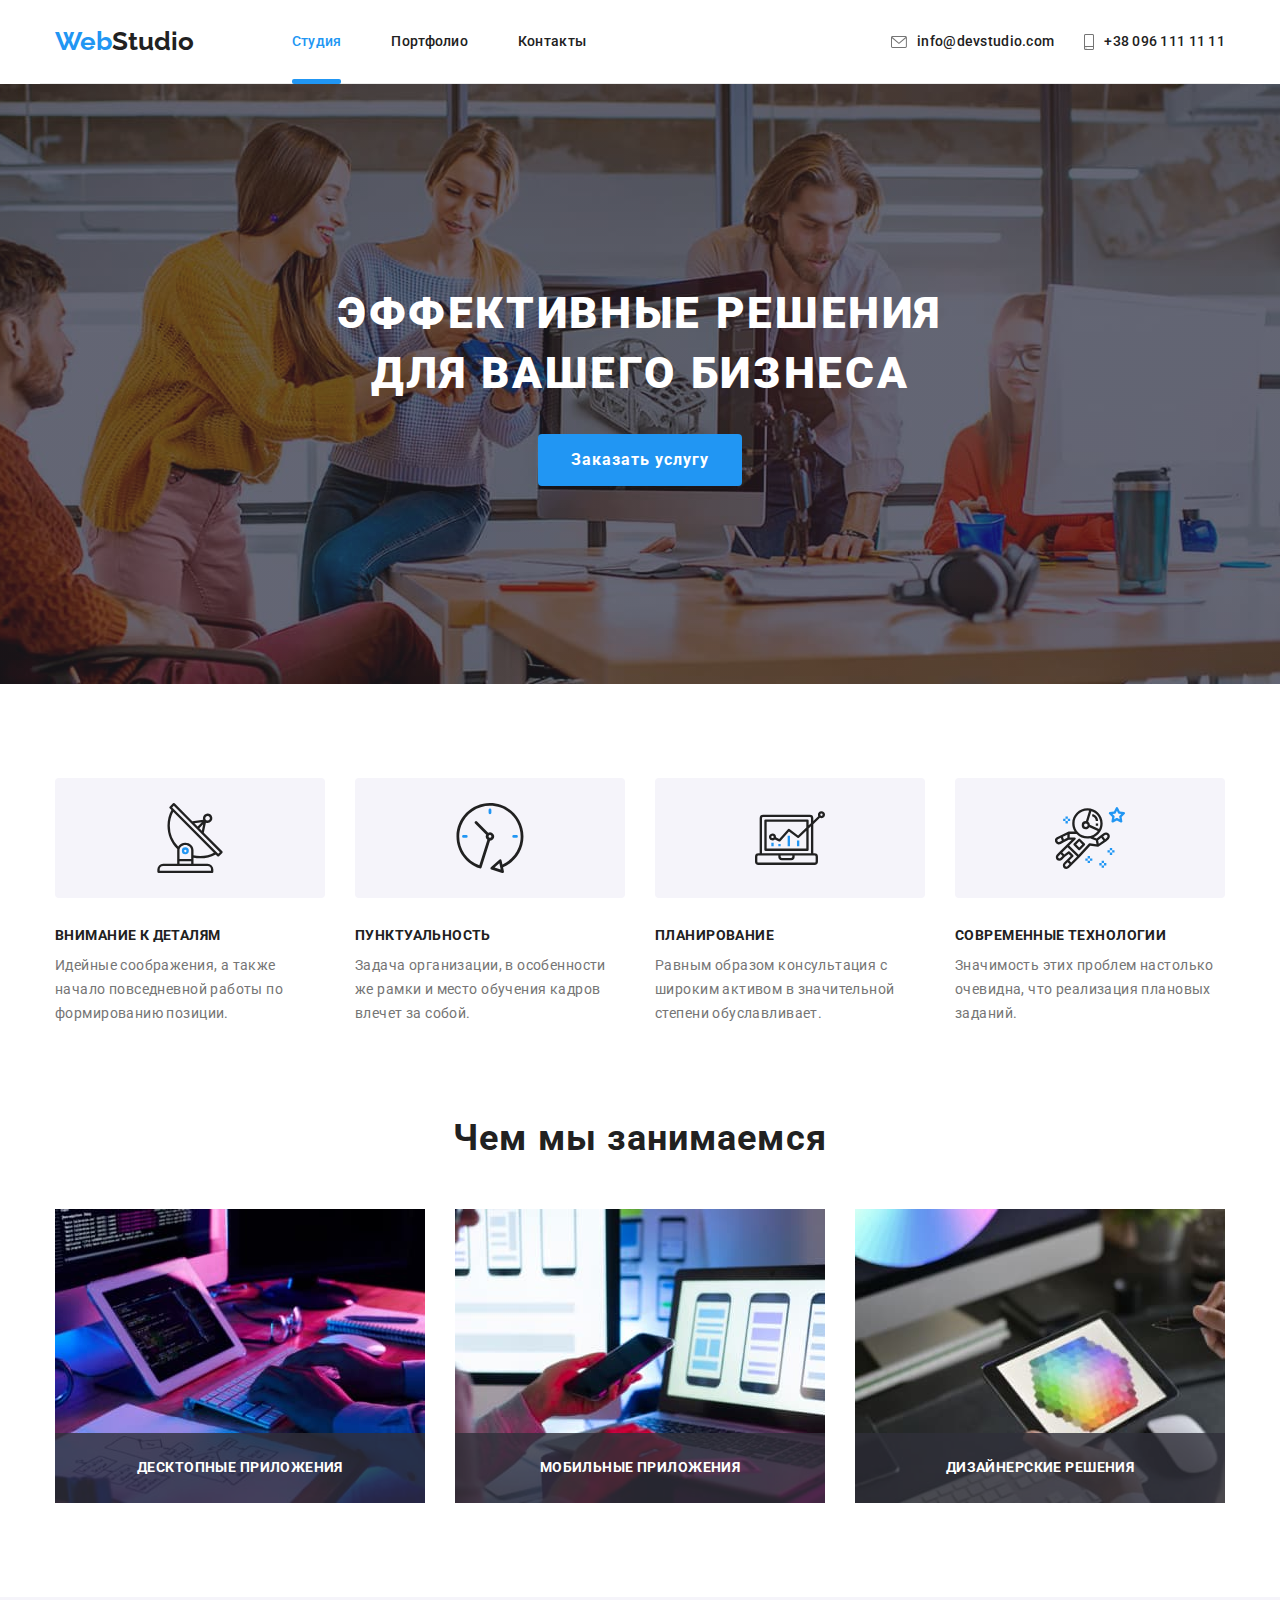
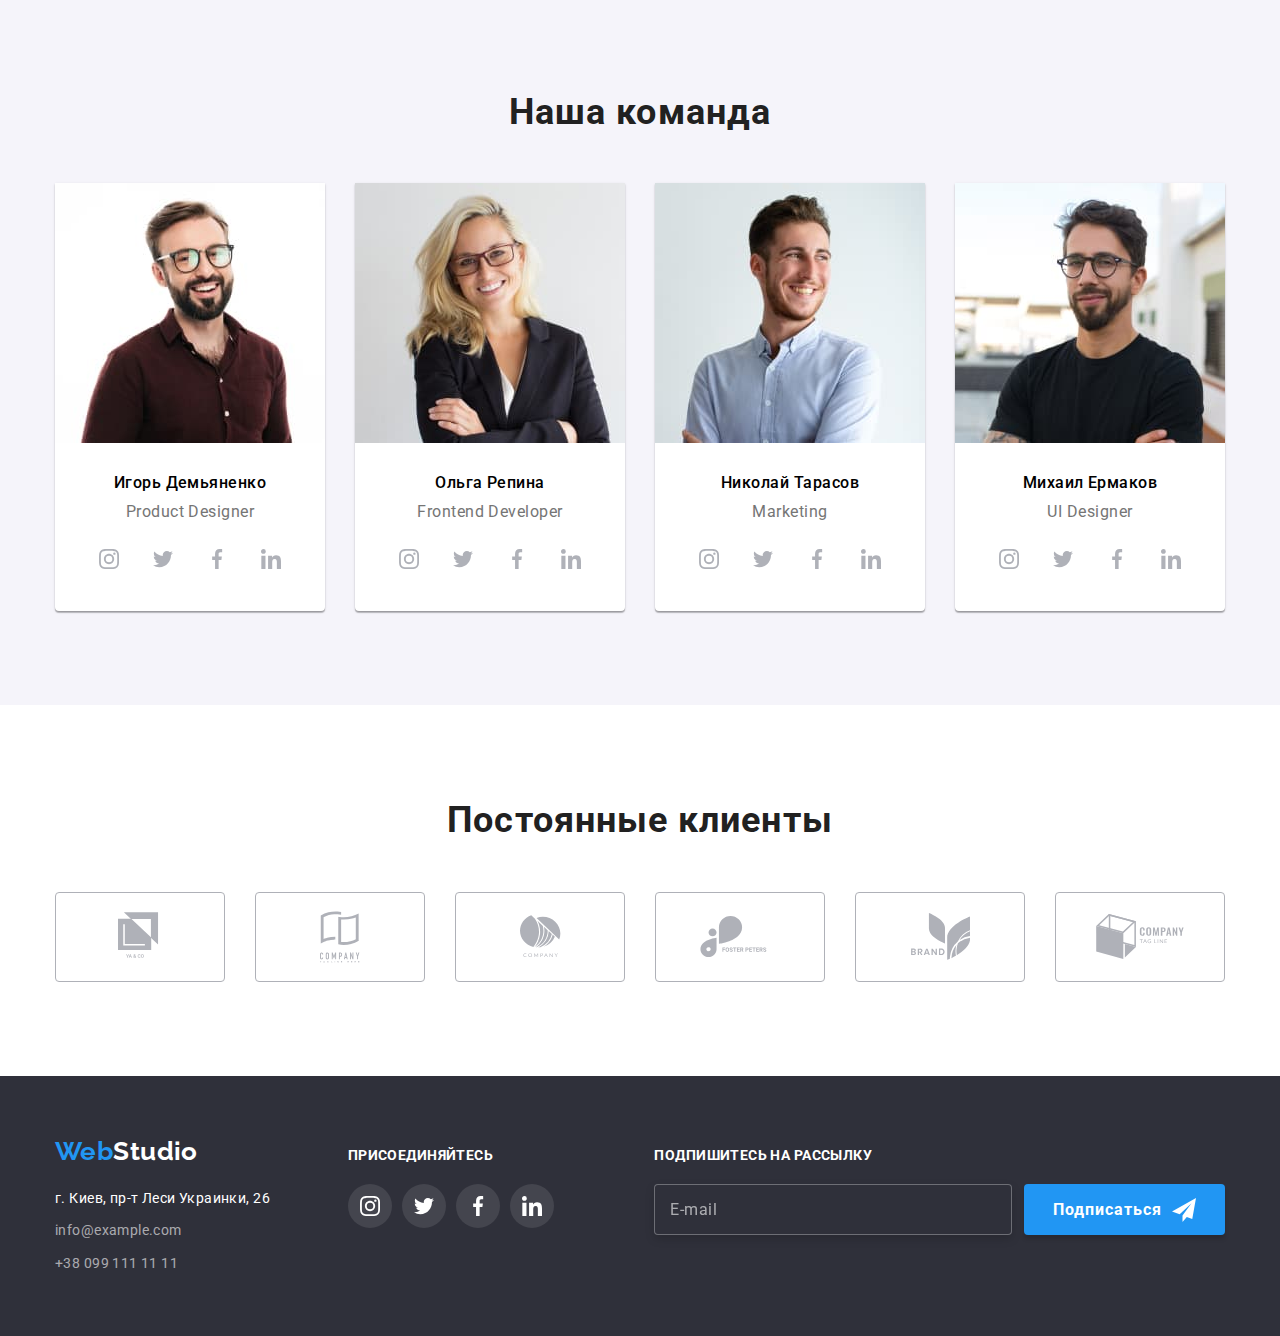
<file: index.html>
<!DOCTYPE html>
<html lang="ru">
  <head>
    <meta charset="UTF-8" />
    <meta name="viewport" content="width=device-width, initial-scale=1.0" />
    <title>Студия</title>
    <link rel="preconnect" href="https://fonts.gstatic.com" />
    <link
      href="https://fonts.googleapis.com/css2?family=Raleway:wght@700&family=Roboto:wght@400;500;700;900&display=swap"
      rel="stylesheet"
    />
    <link rel="stylesheet" href="./css/main.min.css" />
  </head>
  <body>
    <!-- Шапка сайта -->

    <header class="header">
      <div class="container header__area">
        <a href="./index.html" class="header__logo"
          ><span class="header__logo--left">Web</span
          ><span class="header__logo--right">Studio</span></a
        >
        <button
          class="header__menu header__menu--is-hidden"
          type="button"
          data-menu-button
        >
          <span class="header__burger_cross"></span>
          <!-- <svg width="40" height="40">
            <use
              class="header__burger"
              href="./images/sprite-optimized.svg#menu"
            ></use>
            <use
              class="header__cross"
              href="./images/sprite-optimized.svg#close-menu"
            ></use>
          </svg> -->
        </button>
        <div class="header__content header__content--is-hidden" data-menu>
          <nav class="header__nav">
            <ul class="header__list">
              <li class="header__page">
                <a
                  href="./index.html"
                  class="header__link header__link--current"
                  >Студия</a
                >
              </li>
              <li class="header__page">
                <a href="./portfolio.html" class="header__link">Портфолио</a>
              </li>
              <li class="header__page">
                <a href="" class="header__link">Контакты</a>
              </li>
            </ul>
          </nav>

          <ul class="header__contacts_list">
            <li class="header__contacts">
              <a href="mailto:info@devstudio.com" class="header__contact-link">
                <svg
                  class="header__icon header__icon--fill"
                  width="16"
                  height="12"
                >
                  <use href="./images/sprite-optimized.svg#envelope"></use>
                </svg>
                info@devstudio.com
              </a>
            </li>
            <li class="header__contacts">
              <a href="tel:+380961111111" class="header__contact-link">
                <svg
                  class="header__icon header__icon--fill"
                  width="10"
                  height="16"
                >
                  <use href="./images/sprite-optimized.svg#smartphone"></use>
                </svg>
                +38 096 111 11 11</a
              >
            </li>
          </ul>

          <div class="header__social-block">
            <a href="#" class="header__social-link">Instagram</a>
            <span class="header__social-divider"></span>
            <a href="#" class="header__social-link">Twitter</a>
            <span class="header__social-divider"></span>
            <a href="#" class="header__social-link">Facebook</a>
            <span class="header__social-divider"></span>
            <a href="#" class="header__social-link">LinkedIn</a>
          </div>
        </div>
      </div>
    </header>

    <main>
      <!-- Герой -->

      <section class="hero">
        <div class="container">
          <div class="hero__content">
            <h1 class="hero__heading">
              Эффективные решения для вашего бизнеса
            </h1>
            <button data-modal-open class="hero__button hero__heading">
              Заказать услугу
            </button>
          </div>
        </div>
      </section>

      <!-- Описание -->

      <section class="description">
        <div class="container">
          <h2 class="description__header">Детали организационного процесса</h2>

          <ul class="description__list">
            <li class="description__item">
              <div class="description__bg">
                <svg width="70" height="70">
                  <use href="./images/sprite-optimized.svg#antenna"></use>
                </svg>
              </div>
              <h3 class="description__heading">Внимание к деталям</h3>
              <p class="description__text">
                Идейные соображения, а также начало повседневной работы по
                формированию позиции.
              </p>
            </li>
            <li class="description__item">
              <div class="description__bg">
                <svg width="70" height="70">
                  <use href="./images/sprite-optimized.svg#clock"></use>
                </svg>
              </div>
              <h3 class="description__heading">Пунктуальность</h3>
              <p class="description__text">
                Задача организации, в особенности же рамки и место обучения
                кадров влечет за собой.
              </p>
            </li>
            <li class="description__item">
              <div class="description__bg">
                <svg width="70" height="70">
                  <use href="./images/sprite-optimized.svg#diagram"></use>
                </svg>
              </div>
              <h3 class="description__heading">Планирование</h3>
              <p class="description__text">
                Равным образом консультация с широким активом в значительной
                степени обуславливает.
              </p>
            </li>
            <li class="description__item">
              <div class="description__bg">
                <svg width="70" height="70">
                  <use href="./images/sprite-optimized.svg#astronaut"></use>
                </svg>
              </div>
              <h3 class="description__heading">Современные технологии</h3>
              <p class="description__text">
                Значимость этих проблем настолько очевидна, что реализация
                плановых заданий.
              </p>
            </li>
          </ul>
        </div>
      </section>

      <!-- Чем мы занимаемся -->

      <section class="expertise">
        <div class="container">
          <h2 class="expertise__heading">Чем мы занимаемся</h2>
          <ul class="expertise__list">
            <li class="expertise__img">
              <img
                alt="Печатает на клавиатуре"
                src="./images/description1-1x.jpg"
                srcset="
                  ./images/description1-1x.jpg 1x,
                  ./images/description1-2x.jpg 2x
                "
                width="370"
              />

              <div class="expertise__frame">
                <p class="expertise__thumb">Десктопные приложения</p>
              </div>
            </li>
            <li class="expertise__img">
              <img
                alt="Смотрит в смартфон"
                src="./images/description2-1x.jpg"
                srcset="
                  ./images/description2-1x.jpg 1x,
                  ./images/description2-2x.jpg 2x
                "
                width="370"
              />

              <div class="expertise__frame">
                <p class="expertise__thumb">Мобильные приложения</p>
              </div>
            </li>
            <li class="expertise__img">
              <img
                alt="Смотрит на картинку на планшете"
                src="./images/description3-1x.jpg"
                srcset="
                  ./images/description3-1x.jpg 1x,
                  ./images/description3-2x.jpg 2x
                "
                width="370"
              />

              <div class="expertise__frame">
                <p class="expertise__thumb">Дизайнерские решения</p>
              </div>
            </li>
          </ul>
        </div>
      </section>

      <!-- Наша команда -->

      <section class="reps">
        <div class="container">
          <h2 class="reps__heading">Наша команда</h2>
          <ul class="reps__list">
            <li class="reps__card">
              <picture>
                <source
                  media="(min-width: 768px) and (max-width: 1199px)"
                  srcset="
                    ./images/rep1-tablet-1x.jpg 1x,
                    ./images/rep1-tablet-2x.jpg 2x
                  "
                />
                <source
                  media="(min-width: 1200px)"
                  srcset="
                    ./images/rep1-desktop-1x.jpg 1x,
                    ./images/rep1-desktop-2x.jpg 2x
                  "
                />
                <source
                  media="(max-width: 767px)"
                  srcset="
                    ./images/rep1-mobile-1x.jpg 1x,
                    ./images/rep1-mobile-2x.jpg 2x
                  "
                />
                <img
                  src="./images/rep1-desktop-1x.jpg"
                  alt="Мужчина в очках и коричневой рубашке"
                />
              </picture>
              <div class="reps__card-block">
                <h3 class="reps__person">Игорь Демьяненко</h3>
                <p class="reps__position">Product Designer</p>

                <ul class="reps__social-list">
                  <li class="reps__social-icon">
                    <a href="#" class="reps__link">
                      <svg width="20" height="20">
                        <use
                          href="./images/sprite-optimized.svg#instagram"
                        ></use>
                      </svg>
                    </a>
                  </li>
                  <li class="reps__social-icon">
                    <a href="#" class="reps__link">
                      <svg width="20" height="20">
                        <use href="./images/sprite-optimized.svg#twitter"></use>
                      </svg>
                    </a>
                  </li>
                  <li class="reps__social-icon">
                    <a href="#" class="reps__link">
                      <svg width="20" height="20">
                        <use
                          href="./images/sprite-optimized.svg#facebook"
                        ></use>
                      </svg>
                    </a>
                  </li>
                  <li class="reps__social-icon">
                    <a href="#" class="reps__link">
                      <svg width="20" height="20">
                        <use
                          href="./images/sprite-optimized.svg#linkedin"
                        ></use>
                      </svg>
                    </a>
                  </li>
                </ul>
              </div>
            </li>
            <li class="reps__card">
              <picture>
                <source
                  media="(min-width: 768px) and (max-width: 1199px)"
                  srcset="
                    ./images/rep2-tablet-1x.jpg 1x,
                    ./images/rep2-tablet-2x.jpg 2x
                  "
                />
                <source
                  media="(min-width: 1200px)"
                  srcset="
                    ./images/rep2-desktop-1x.jpg 1x,
                    ./images/rep2-desktop-2x.jpg 2x
                  "
                />
                <source
                  media="(max-width: 767px)"
                  srcset="
                    ./images/rep2-mobile-1x.jpg 1x,
                    ./images/rep2-mobile-2x.jpg 2x
                  "
                />
                <img
                  src="./images/rep2-desktop-1x.jpg"
                  alt="Девушка в очках и черном пиджаке"
                />
              </picture>

              <div class="reps__card-block">
                <h3 class="reps__person">Ольга Репина</h3>
                <p class="reps__position">Frontend Developer</p>
                <ul class="reps__social-list">
                  <li class="reps__social-icon">
                    <a href="#" class="reps__link">
                      <svg width="20" height="20">
                        <use
                          href="./images/sprite-optimized.svg#instagram"
                        ></use>
                      </svg>
                    </a>
                  </li>
                  <li class="reps__social-icon">
                    <a href="#" class="reps__link">
                      <svg width="20" height="20">
                        <use href="./images/sprite-optimized.svg#twitter"></use>
                      </svg>
                    </a>
                  </li>
                  <li class="reps__social-icon">
                    <a href="#" class="reps__link">
                      <svg width="20" height="20">
                        <use
                          href="./images/sprite-optimized.svg#facebook"
                        ></use>
                      </svg>
                    </a>
                  </li>
                  <li class="reps__social-icon">
                    <a href="#" class="reps__link">
                      <svg width="20" height="20">
                        <use
                          href="./images/sprite-optimized.svg#linkedin"
                        ></use>
                      </svg>
                    </a>
                  </li>
                </ul>
              </div>
            </li>
            <li class="reps__card">
              <picture>
                <source
                  media="(min-width: 768px) and (max-width: 1199px)"
                  srcset="
                    ./images/rep3-tablet-1x.jpg 1x,
                    ./images/rep3-tablet-2x.jpg 2x
                  "
                />
                <source
                  media="(min-width: 1200px)"
                  srcset="
                    ./images/rep3-desktop-1x.jpg 1x,
                    ./images/rep3-desktop-2x.jpg 2x
                  "
                />
                <source
                  media="(max-width: 767px)"
                  srcset="
                    ./images/rep3-mobile-1x.jpg 1x,
                    ./images/rep3-mobile-2x.jpg 2x
                  "
                />
                <img
                  src="./images/rep3-desktop-1x.jpg"
                  alt="Мужчина в светлой рубашке"
                />
              </picture>

              <div class="reps__card-block">
                <h3 class="reps__person">Николай Тарасов</h3>
                <p class="reps__position">Marketing</p>
                <ul class="reps__social-list">
                  <li class="reps__social-icon">
                    <a href="#" class="reps__link">
                      <svg width="20" height="20">
                        <use
                          href="./images/sprite-optimized.svg#instagram"
                        ></use>
                      </svg>
                    </a>
                  </li>
                  <li class="reps__social-icon">
                    <a href="#" class="reps__link">
                      <svg width="20" height="20">
                        <use href="./images/sprite-optimized.svg#twitter"></use>
                      </svg>
                    </a>
                  </li>
                  <li class="reps__social-icon">
                    <a href="#" class="reps__link">
                      <svg width="20" height="20">
                        <use
                          href="./images/sprite-optimized.svg#facebook"
                        ></use>
                      </svg>
                    </a>
                  </li>
                  <li class="reps__social-icon">
                    <a href="#" class="reps__link">
                      <svg width="20" height="20">
                        <use
                          href="./images/sprite-optimized.svg#linkedin"
                        ></use>
                      </svg>
                    </a>
                  </li>
                </ul>
              </div>
            </li>
            <li class="reps__card">
              <picture>
                <source
                  media="(min-width: 768px) and (max-width: 1199px)"
                  srcset="
                    ./images/rep4-tablet-1x.jpg 1x,
                    ./images/rep4-tablet-2x.jpg 2x
                  "
                />
                <source
                  media="(min-width: 1200px)"
                  srcset="
                    ./images/rep4-desktop-1x.jpg 1x,
                    ./images/rep4-desktop-2x.jpg 2x
                  "
                />
                <source
                  media="(max-width: 767px)"
                  srcset="
                    ./images/rep4-mobile-1x.jpg 1x,
                    ./images/rep4-mobile-2x.jpg 2x
                  "
                />
                <img
                  src="./images/rep4-desktop-1x.jpg"
                  alt="Мужчина в очках и черной футболке"
                />
              </picture>

              <div class="reps__card-block">
                <h3 class="reps__person">Михаил Ермаков</h3>
                <p class="reps__position">UI Designer</p>
                <ul class="reps__social-list">
                  <li class="reps__social-icon">
                    <a href="#" class="reps__link">
                      <svg width="20" height="20">
                        <use
                          href="./images/sprite-optimized.svg#instagram"
                        ></use>
                      </svg>
                    </a>
                  </li>
                  <li class="reps__social-icon">
                    <a href="#" class="reps__link">
                      <svg width="20" height="20">
                        <use href="./images/sprite-optimized.svg#twitter"></use>
                      </svg>
                    </a>
                  </li>
                  <li class="reps__social-icon">
                    <a href="#" class="reps__link">
                      <svg width="20" height="20">
                        <use
                          href="./images/sprite-optimized.svg#facebook"
                        ></use>
                      </svg>
                    </a>
                  </li>
                  <li class="reps__social-icon">
                    <a href="#" class="reps__link">
                      <svg width="20" height="20">
                        <use
                          href="./images/sprite-optimized.svg#linkedin"
                        ></use>
                      </svg>
                    </a>
                  </li>
                </ul>
              </div>
            </li>
          </ul>
        </div>
      </section>

      <!-- Постоянные клиенты -->
      <section class="clients">
        <div class="container">
          <h2 class="clients__heading">Постоянные клиенты</h2>
          <ul class="clients__list">
            <li class="clients__logo">
              <a href="#" class="clients__link">
                <svg class="clients__icon" width="44.27" height="49.23">
                  <use href="./images/sprite-optimized.svg#logo-1"></use>
                </svg>
              </a>
            </li>
            <li class="clients__logo">
              <a href="#" class="clients__link">
                <svg class="clients__icon" width="40" height="52">
                  <use href="./images/sprite-optimized.svg#logo-2"></use>
                </svg>
              </a>
            </li>
            <li class="clients__logo">
              <a href="#" class="clients__link">
                <svg class="clients__icon" width="41" height="42.6">
                  <use href="./images/sprite-optimized.svg#logo-3"></use>
                </svg>
              </a>
            </li>
            <li class="clients__logo">
              <a href="#" class="clients__link">
                <svg class="clients__icon" width="79.66" height="42.02">
                  <use href="./images/sprite-optimized.svg#logo-4"></use>
                </svg>
              </a>
            </li>
            <li class="clients__logo">
              <a href="#" class="clients__link">
                <svg class="clients__icon" width="59" height="47">
                  <use href="./images/sprite-optimized.svg#logo-5"></use>
                </svg>
              </a>
            </li>
            <li class="clients__logo">
              <a href="#" class="clients__link">
                <svg class="clients__icon" width="88.48" height="45.44">
                  <use href="./images/sprite-optimized.svg#logo-6"></use>
                </svg>
              </a>
            </li>
          </ul>
        </div>
      </section>
    </main>

    <!-- Footer -->

    <footer class="footer">
      <div class="container">
        <div class="footer__left-block">
          <div class="footer__logo">
            <a href="./index.html" class="webstudio"
              ><span class="footer__logo--left">Web</span
              ><span class="footer__logo--right">Studio</span></a
            >
          </div>
          <address class="footer__address">
            <p class="footer__address-text">г. Киев, пр-т Леси Украинки, 26</p>
          </address>
          <ul>
            <li class="footer__contacts">
              <a href="mailto:info@example.com" class="footer__link"
                >info@example.com
              </a>
            </li>
            <li class="footer__contacts">
              <a href="tel:380991111111" class="footer__link"
                >+38 099 111 11 11</a
              >
            </li>
          </ul>
        </div>

        <div class="footer__middle-block">
          <p class="footer__block-heading">Присоединяйтесь</p>
          <ul class="footer__social-list">
            <li class="footer__social-item">
              <a href="#" class="footer__social-link">
                <svg width="20" height="20">
                  <use href="./images/sprite-optimized.svg#instagram"></use>
                </svg>
              </a>
            </li>
            <li class="footer__social-item">
              <a href="#" class="footer__social-link">
                <svg width="20" height="20">
                  <use href="./images/sprite-optimized.svg#twitter"></use>
                </svg>
              </a>
            </li>
            <li class="footer__social-item">
              <a href="#" class="footer__social-link">
                <svg width="20" height="20">
                  <use href="./images/sprite-optimized.svg#facebook"></use>
                </svg>
              </a>
            </li>
            <li class="footer__social-item">
              <a href="#" class="footer__social-link">
                <svg width="20" height="20">
                  <use href="./images/sprite-optimized.svg#linkedin"></use>
                </svg>
              </a>
            </li>
          </ul>
        </div>

        <div class="footer__right-block">
          <p class="footer__block-heading">Подпишитесь на рассылку</p>
          <form class="footer__form">
            <label for="email"></label>
            <input
              class="footer__input"
              type="email"
              id="email"
              name="email"
              placeholder="E-mail"
            />
            <button class="footer__button" type="submit">
              <span class="footer__button-name">Подписаться</span>
              <svg width="24" height="24">
                <use
                  href="./images/sprite-optimized.svg#subscription-icon"
                ></use>
              </svg>
            </button>
          </form>
        </div>
      </div>
    </footer>

    <!-- Backdrop and modal window -->

    <div class="backdrop backdrop--hidden" data-modal>
      <div class="modal">
        <button data-modal-close class="modal__button">
          <svg width="18" height="18">
            <use href="./images/sprite-optimized.svg#cross-icon"></use>
          </svg>
        </button>
        <h2 class="modal__header">Регистрационная форма</h2>
        <p class="modal__paragraph">Оставьте свои данные, мы вам перезвоним</p>
        <form class="modal-form">
          <div class="modal-form__field">
            <label class="modal-form__label" for="name">Имя</label>
            <span class="modal-form__datablock">
              <input
                class="modal-form__input"
                type="text"
                id="name"
                name="name"
                autofocus
                autocomplete="off"
              />
              <svg class="modal-form__icon" width="18" height="18">
                <use href="./images/sprite-optimized.svg#person-input"></use>
              </svg>
            </span>
          </div>

          <div class="modal-form__field">
            <label class="modal-form__label" for="tel">Телефон</label>
            <span class="modal-form__datablock">
              <input class="modal-form__input" type="tel" id="tel" name="tel" />
              <svg class="modal-form__icon" width="18" height="18">
                <use href="./images/sprite-optimized.svg#phone-input"></use>
              </svg>
            </span>
          </div>

          <div class="modal-form__field">
            <label class="modal-form__label" for="mail">Почта</label>
            <span class="modal-form__datablock">
              <input
                class="modal-form__input"
                type="email"
                id="mail"
                name="mail"
                required
              />
              <svg class="modal-form__icon" width="18" height="18">
                <use href="./images/sprite-optimized.svg#email-input"></use>
              </svg>
            </span>
          </div>

          <div class="modal-form__field">
            <label class="modal-form__label" for="comment">Комментарий</label>
            <textarea
              class="modal-form__input modal-form__textarea"
              name="comment"
              id="comment"
              rows="5"
              placeholder="Введите текст"
            ></textarea>
          </div>

          <div class="modal-form__field">
            <label class="modal-form__check-label"
              ><input
                class="modal-form__policy-box"
                name="policy"
                type="checkbox"
                required
              />
              <span class="modal-form__checkmark"></span>
              <span class="modal-form__policy-thumb">
                <span class="modal-form__agreement">
                  Соглашаюсь с рассылкой и принимаю &nbsp;
                </span>
                <a href="#" class="modal-form__policy">Условия договора</a>
              </span>
            </label>
          </div>

          <button class="modal-form__submission" type="submit">
            Отправить
          </button>
        </form>
      </div>
    </div>

    <script src="./js/menu.js"></script>
    <script src="./js/modal.js"></script>
  </body>
</html>
</file>
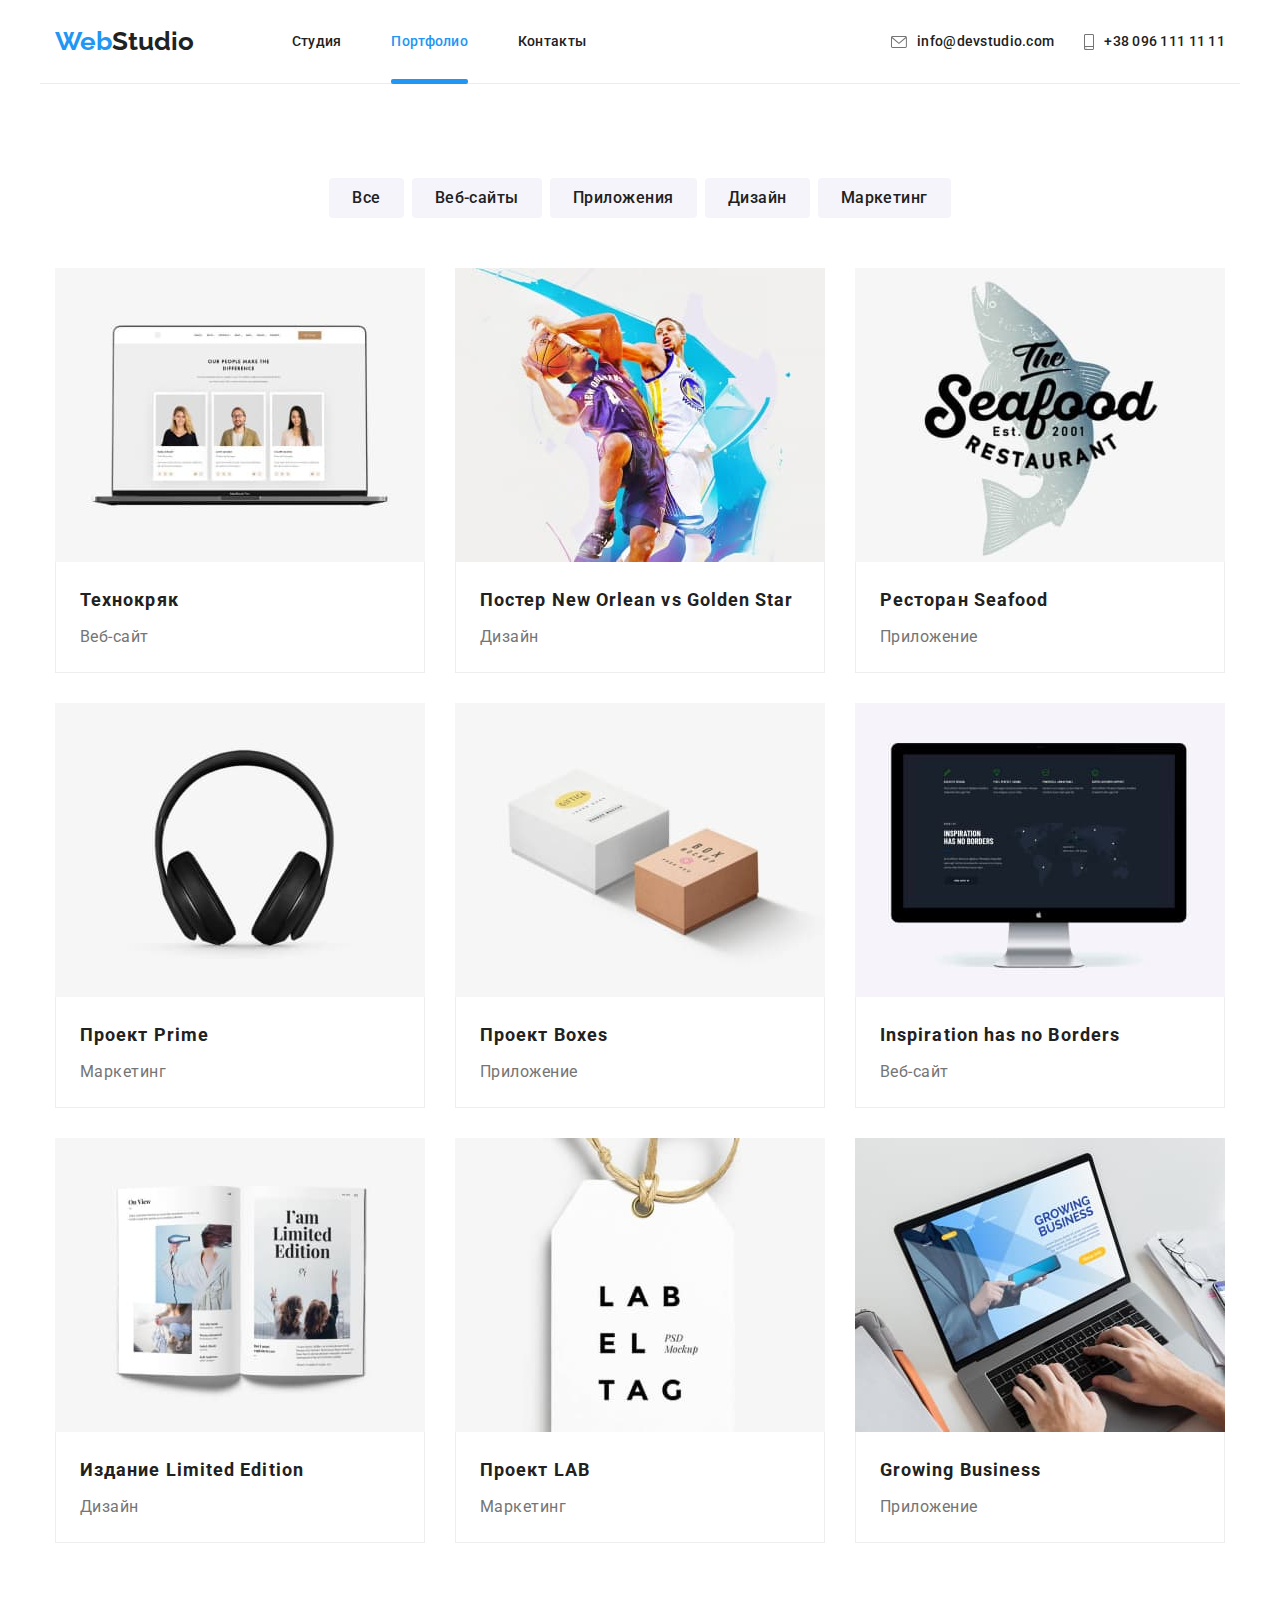
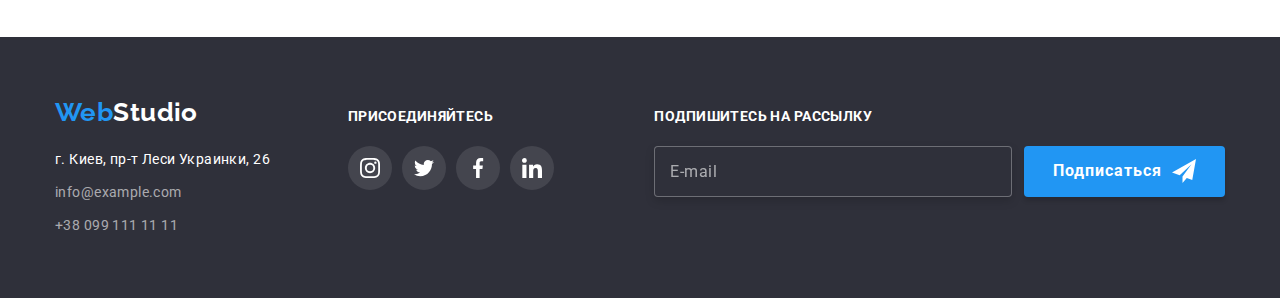
<file: portfolio.html>
<!DOCTYPE html>
<html lang="ru">
  <head>
    <meta charset="UTF-8" />
    <meta name="viewport" content="width=device-width, initial-scale=1.0" />
    <title>Студия</title>
    <link rel="preconnect" href="https://fonts.gstatic.com" />
    <link
      href="https://fonts.googleapis.com/css2?family=Raleway:wght@700&family=Roboto:wght@400;500;700;900&display=swap"
      rel="stylesheet"
    />
    <link rel="stylesheet" href="./css/main.min.css" />
  </head>
  <body>
    <!-- Шапка сайта -->

    <header class="header">
      <div class="container header__area">
        <a href="./index.html" class="header__logo"
          ><span class="header__logo--left">Web</span
          ><span class="header__logo--right">Studio</span></a
        >
        <button
          class="header__menu header__menu--is-hidden"
          type="button"
          data-menu-button
        >
          <span class="header__burger_cross"></span>
          <!-- <svg width="40" height="40">
            <use
              class="header__burger"
              href="./images/sprite-optimized.svg#menu"
            ></use>
            <use
              class="header__cross"
              href="./images/sprite-optimized.svg#close-menu"
            ></use>
          </svg> -->
        </button>
        <div class="header__content header__content--is-hidden" data-menu>
          <nav class="header__nav">
            <ul class="header__list">
              <li class="header__page">
                <a href="./index.html" class="header__link">Студия</a>
              </li>
              <li class="header__page">
                <a
                  href="./portfolio.html"
                  class="header__link header__link--current"
                  >Портфолио</a
                >
              </li>
              <li class="header__page">
                <a href="" class="header__link">Контакты</a>
              </li>
            </ul>
          </nav>

          <ul class="header__contacts_list">
            <li class="header__contacts">
              <a href="mailto:info@devstudio.com" class="header__contact-link">
                <svg
                  class="header__icon header__icon--fill"
                  width="16"
                  height="12"
                >
                  <use href="./images/sprite-optimized.svg#envelope"></use>
                </svg>
                info@devstudio.com
              </a>
            </li>
            <li class="header__contacts">
              <a href="tel:+380961111111" class="header__contact-link">
                <svg
                  class="header__icon header__icon--fill"
                  width="10"
                  height="16"
                >
                  <use href="./images/sprite-optimized.svg#smartphone"></use>
                </svg>
                +38 096 111 11 11</a
              >
            </li>
          </ul>

          <div class="header__social-block">
            <a href="#" class="header__social-link">Instagram</a>
            <span class="header__social-divider"></span>
            <a href="#" class="header__social-link">Twitter</a>
            <span class="header__social-divider"></span>
            <a href="#" class="header__social-link">Facebook</a>
            <span class="header__social-divider"></span>
            <a href="#" class="header__social-link">LinkedIn</a>
          </div>
        </div>
      </div>
    </header>

    <main>
      <!-- Секция с портфолио -->

      <section class="portfolio">
        <div class="container">
          <h1 class="portfolio__header">Портфолио</h1>
          <ul class="portfolio__button-set">
            <li class="portfolio__button-element">
              <button type="button" class="portfolio__button">Все</button>
            </li>
            <li class="portfolio__button-element">
              <button type="button" class="portfolio__button">Веб-сайты</button>
            </li>
            <li class="portfolio__button-element">
              <button type="button" class="portfolio__button">
                Приложения
              </button>
            </li>
            <li class="portfolio__button-element">
              <button type="button" class="portfolio__button">Дизайн</button>
            </li>
            <li class="portfolio__button-element">
              <button type="button" class="portfolio__button">Маркетинг</button>
            </li>
          </ul>
          <ul class="portfolio__card-set">
            <li class="portfolio__card">
              <a class="portfolio__card-link" href="">
                <div class="portfolio__overlay">
                  <picture>
                    <source
                      media="(min-width: 768px) and (max-width: 1199px)"
                      srcset="
                        ./images/portfolio1-tablet-1x.jpg 1x,
                        ./images/portfolio1-tablet-2x.jpg 2x
                      "
                    />
                    <source
                      media="(min-width: 1200px)"
                      srcset="
                        ./images/portfolio1-desktop-1x.jpg 1x,
                        ./images/portfolio1-desktop-2x.jpg 2x
                      "
                    />
                    <source
                      media="(max-width: 767px)"
                      srcset="
                        ./images/portfolio1-mobile-1x.jpg 1x,
                        ./images/portfolio1-mobile-2x.jpg 2x
                      "
                    />
                    <img
                      src="./images/portfolio1-desktop-1x.jpg"
                      alt="Веб страничка открыта на ноутбуке"
                    />
                  </picture>

                  <p class="portfolio__thumb">
                    Технокряк это современная площадка распространения
                    коронавируса. Компании используют эту платформу для
                    цифрового шпионажа и атак на защищённые сервера конкурентов.
                  </p>
                </div>
                <div class="portfolio__caption">
                  <h2 class="portfolio__project">Технокряк</h2>
                  <p class="portfolio__category">Веб-сайт</p>
                </div>
              </a>
            </li>
            <li class="portfolio__card">
              <a class="portfolio__card-link" href="">
                <div class="portfolio__overlay">
                  <picture>
                    <source
                      media="(min-width: 768px) and (max-width: 1199px)"
                      srcset="
                        ./images/portfolio2-tablet-1x.jpg 1x,
                        ./images/portfolio2-tablet-2x.jpg 2x
                      "
                    />
                    <source
                      media="(min-width: 1200px)"
                      srcset="
                        ./images/portfolio2-desktop-1x.jpg 1x,
                        ./images/portfolio2-desktop-2x.jpg 2x
                      "
                    />
                    <source
                      media="(max-width: 767px)"
                      srcset="
                        ./images/portfolio2-mobile-1x.jpg 1x,
                        ./images/portfolio2-mobile-2x.jpg 2x
                      "
                    />
                    <img
                      src="./images/portfolio2-desktop-1x.jpg"
                      alt="Два парня играют в баскетбол"
                    />
                  </picture>

                  <p class="portfolio__thumb">
                    Технокряк это современная площадка распространения
                    коронавируса. Компании используют эту платформу для
                    цифрового шпионажа и атак на защищённые сервера конкурентов.
                  </p>
                </div>

                <div class="portfolio__caption">
                  <h2 class="portfolio__project">
                    Постер New Orlean vs Golden Star
                  </h2>
                  <p class="portfolio__category">Дизайн</p>
                </div>
              </a>
            </li>
            <li class="portfolio__card">
              <a class="portfolio__card-link" href="">
                <div class="portfolio__overlay">
                  <picture>
                    <source
                      media="(min-width: 768px) and (max-width: 1199px)"
                      srcset="
                        ./images/portfolio3-tablet-1x.jpg 1x,
                        ./images/portfolio3-tablet-2x.jpg 2x
                      "
                    />
                    <source
                      media="(min-width: 1200px)"
                      srcset="
                        ./images/portfolio3-desktop-1x.jpg 1x,
                        ./images/portfolio3-desktop-2x.jpg 2x
                      "
                    />
                    <source
                      media="(max-width: 767px)"
                      srcset="
                        ./images/portfolio3-mobile-1x.jpg 1x,
                        ./images/portfolio3-mobile-2x.jpg 2x
                      "
                    />
                    <img
                      src="./images/portfolio3-desktop-1x.jpg"
                      alt="Логотип ресторана с рыбой на заднем фоне"
                    />
                  </picture>

                  <p class="portfolio__thumb">
                    Технокряк это современная площадка распространения
                    коронавируса. Компании используют эту платформу для
                    цифрового шпионажа и атак на защищённые сервера конкурентов.
                  </p>
                </div>
                <div class="portfolio__caption">
                  <h2 class="portfolio__project">Ресторан Seafood</h2>
                  <p class="portfolio__category">Приложение</p>
                </div>
              </a>
            </li>
            <li class="portfolio__card">
              <a class="portfolio__card-link" href="">
                <div class="portfolio__overlay">
                  <picture>
                    <source
                      media="(min-width: 768px) and (max-width: 1199px)"
                      srcset="
                        ./images/portfolio4-tablet-1x.jpg 1x,
                        ./images/portfolio4-tablet-2x.jpg 2x
                      "
                    />
                    <source
                      media="(min-width: 1200px)"
                      srcset="
                        ./images/portfolio4-desktop-1x.jpg 1x,
                        ./images/portfolio4-desktop-2x.jpg 2x
                      "
                    />
                    <source
                      media="(max-width: 767px)"
                      srcset="
                        ./images/portfolio4-mobile-1x.jpg 1x,
                        ./images/portfolio4-mobile-2x.jpg 2x
                      "
                    />
                    <img
                      src="./images/portfolio4-desktop-1x.jpg"
                      alt="Черные наушники"
                    />
                  </picture>

                  <p class="portfolio__thumb">
                    Технокряк это современная площадка распространения
                    коронавируса. Компании используют эту платформу для
                    цифрового шпионажа и атак на защищённые сервера конкурентов.
                  </p>
                </div>
                <div class="portfolio__caption">
                  <h2 class="portfolio__project">Проект Prime</h2>
                  <p class="portfolio__category">Маркетинг</p>
                </div>
              </a>
            </li>
            <li class="portfolio__card">
              <a class="portfolio__card-link" href="">
                <div class="portfolio__overlay">
                  <picture>
                    <source
                      media="(min-width: 768px) and (max-width: 1199px)"
                      srcset="
                        ./images/portfolio5-tablet-1x.jpg 1x,
                        ./images/portfolio5-tablet-2x.jpg 2x
                      "
                    />
                    <source
                      media="(min-width: 1200px)"
                      srcset="
                        ./images/portfolio5-desktop-1x.jpg 1x,
                        ./images/portfolio5-desktop-2x.jpg 2x
                      "
                    />
                    <source
                      media="(max-width: 767px)"
                      srcset="
                        ./images/portfolio5-mobile-1x.jpg 1x,
                        ./images/portfolio5-mobile-2x.jpg 2x
                      "
                    />
                    <img
                      src="./images/portfolio5-desktop-1x.jpg"
                      alt="Две картонные коробки белого и коричневого цвета"
                    />
                  </picture>

                  <p class="portfolio__thumb">
                    Технокряк это современная площадка распространения
                    коронавируса. Компании используют эту платформу для
                    цифрового шпионажа и атак на защищённые сервера конкурентов.
                  </p>
                </div>
                <div class="portfolio__caption">
                  <h2 class="portfolio__project">Проект Boxes</h2>
                  <p class="portfolio__category">Приложение</p>
                </div>
              </a>
            </li>
            <li class="portfolio__card">
              <a class="portfolio__card-link" href="">
                <div class="portfolio__overlay">
                  <picture>
                    <source
                      media="(min-width: 768px) and (max-width: 1199px)"
                      srcset="
                        ./images/portfolio6-tablet-1x.jpg 1x,
                        ./images/portfolio6-tablet-2x.jpg 2x
                      "
                    />
                    <source
                      media="(min-width: 1200px)"
                      srcset="
                        ./images/portfolio6-desktop-1x.jpg 1x,
                        ./images/portfolio6-desktop-2x.jpg 2x
                      "
                    />
                    <source
                      media="(max-width: 767px)"
                      srcset="
                        ./images/portfolio6-mobile-1x.jpg 1x,
                        ./images/portfolio6-mobile-2x.jpg 2x
                      "
                    />
                    <img
                      src="./images/portfolio6-desktop-1x.jpg"
                      alt="Веб страница с картой мира открыта на мониторе"
                    />
                  </picture>

                  <p class="portfolio__thumb">
                    Технокряк это современная площадка распространения
                    коронавируса. Компании используют эту платформу для
                    цифрового шпионажа и атак на защищённые сервера конкурентов.
                  </p>
                </div>
                <div class="portfolio__caption">
                  <h2 class="portfolio__project">Inspiration has no Borders</h2>
                  <p class="portfolio__category">Веб-сайт</p>
                </div>
              </a>
            </li>
            <li class="portfolio__card">
              <a class="portfolio__card-link" href="">
                <div class="portfolio__overlay">
                  <picture>
                    <source
                      media="(min-width: 768px) and (max-width: 1199px)"
                      srcset="
                        ./images/portfolio7-tablet-1x.jpg 1x,
                        ./images/portfolio7-tablet-2x.jpg 2x
                      "
                    />
                    <source
                      media="(min-width: 1200px)"
                      srcset="
                        ./images/portfolio7-desktop-1x.jpg 1x,
                        ./images/portfolio7-desktop-2x.jpg 2x
                      "
                    />
                    <source
                      media="(max-width: 767px)"
                      srcset="
                        ./images/portfolio7-mobile-1x.jpg 1x,
                        ./images/portfolio7-mobile-2x.jpg 2x
                      "
                    />
                    <img
                      src="./images/portfolio7-desktop-1x.jpg"
                      alt="Открытый журнал"
                    />
                  </picture>

                  <p class="portfolio__thumb">
                    Технокряк это современная площадка распространения
                    коронавируса. Компании используют эту платформу для
                    цифрового шпионажа и атак на защищённые сервера конкурентов.
                  </p>
                </div>
                <div class="portfolio__caption">
                  <h2 class="portfolio__project">Издание Limited Edition</h2>
                  <p class="portfolio__category">Дизайн</p>
                </div>
              </a>
            </li>
            <li class="portfolio__card">
              <a class="portfolio__card-link" href="">
                <div class="portfolio__overlay">
                  <picture>
                    <source
                      media="(min-width: 768px) and (max-width: 1199px)"
                      srcset="
                        ./images/portfolio8-tablet-1x.jpg 1x,
                        ./images/portfolio8-tablet-2x.jpg 2x
                      "
                    />
                    <source
                      media="(min-width: 1200px)"
                      srcset="
                        ./images/portfolio8-desktop-1x.jpg 1x,
                        ./images/portfolio8-desktop-2x.jpg 2x
                      "
                    />
                    <source
                      media="(max-width: 767px)"
                      srcset="
                        ./images/portfolio8-mobile-1x.jpg 1x,
                        ./images/portfolio8-mobile-2x.jpg 2x
                      "
                    />
                    <img
                      src="./images/portfolio8-desktop-1x.jpg"
                      alt="Бирка с надписью Проект Лаб"
                    />
                  </picture>

                  <p class="portfolio__thumb">
                    Технокряк это современная площадка распространения
                    коронавируса. Компании используют эту платформу для
                    цифрового шпионажа и атак на защищённые сервера конкурентов.
                  </p>
                </div>
                <div class="portfolio__caption">
                  <h2 class="portfolio__project">Проект LAB</h2>
                  <p class="portfolio__category">Маркетинг</p>
                </div>
              </a>
            </li>
            <li class="portfolio__card">
              <a class="portfolio__card-link" href="">
                <div class="portfolio__overlay">
                  <picture>
                    <source
                      media="(min-width: 768px) and (max-width: 1199px)"
                      srcset="
                        ./images/portfolio9-tablet-1x.jpg 1x,
                        ./images/portfolio9-tablet-2x.jpg 2x
                      "
                    />
                    <source
                      media="(min-width: 1200px)"
                      srcset="
                        ./images/portfolio9-desktop-1x.jpg 1x,
                        ./images/portfolio9-desktop-2x.jpg 2x
                      "
                    />
                    <source
                      media="(max-width: 767px)"
                      srcset="
                        ./images/portfolio9-mobile-1x.jpg 1x,
                        ./images/portfolio9-mobile-2x.jpg 2x
                      "
                    />
                    <img
                      src="./images/portfolio9-desktop-1x.jpg"
                      alt="Руки печатают на клавиатуре ноутбука"
                    />
                  </picture>

                  <p class="portfolio__thumb">
                    Технокряк это современная площадка распространения
                    коронавируса. Компании используют эту платформу для
                    цифрового шпионажа и атак на защищённые сервера конкурентов.
                  </p>
                </div>

                <div class="portfolio__caption">
                  <h2 class="portfolio__project">Growing Business</h2>
                  <p class="portfolio__category">Приложение</p>
                </div>
              </a>
            </li>
          </ul>
        </div>
      </section>
    </main>

    <!-- Footer -->

    <footer class="footer">
      <div class="container">
        <div class="footer__left-block">
          <div class="footer__logo">
            <a href="./index.html" class="webstudio"
              ><span class="footer__logo--left">Web</span
              ><span class="footer__logo--right">Studio</span></a
            >
          </div>
          <address class="footer__address">
            <p class="footer__address-text">г. Киев, пр-т Леси Украинки, 26</p>
          </address>
          <ul>
            <li class="footer__contacts">
              <a href="mailto:info@example.com" class="footer__link"
                >info@example.com
              </a>
            </li>
            <li class="footer__contacts">
              <a href="tel:380991111111" class="footer__link"
                >+38 099 111 11 11</a
              >
            </li>
          </ul>
        </div>

        <div class="footer__middle-block">
          <p class="footer__block-heading">Присоединяйтесь</p>
          <ul class="footer__social-list">
            <li class="footer__social-item">
              <a href="#" class="footer__social-link">
                <svg width="20" height="20">
                  <use href="./images/sprite-optimized.svg#instagram"></use>
                </svg>
              </a>
            </li>
            <li class="footer__social-item">
              <a href="#" class="footer__social-link">
                <svg width="20" height="20">
                  <use href="./images/sprite-optimized.svg#twitter"></use>
                </svg>
              </a>
            </li>
            <li class="footer__social-item">
              <a href="#" class="footer__social-link">
                <svg width="20" height="20">
                  <use href="./images/sprite-optimized.svg#facebook"></use>
                </svg>
              </a>
            </li>
            <li class="footer__social-item">
              <a href="#" class="footer__social-link">
                <svg width="20" height="20">
                  <use href="./images/sprite-optimized.svg#linkedin"></use>
                </svg>
              </a>
            </li>
          </ul>
        </div>

        <div class="footer__right-block">
          <p class="footer__block-heading">Подпишитесь на рассылку</p>
          <form class="footer__form">
            <label for="email"></label>
            <input
              class="footer__input"
              type="email"
              id="email"
              name="email"
              placeholder="E-mail"
            />
            <button class="footer__button" type="submit">
              <span class="footer__button-name">Подписаться</span>
              <svg width="24" height="24">
                <use
                  href="./images/sprite-optimized.svg#subscription-icon"
                ></use>
              </svg>
            </button>
          </form>
        </div>
      </div>
    </footer>

    <script src="./js/menu.js"></script>
  </body>
</html>
</file>
<file: css/main.min.css>
/*! modern-normalize v1.0.0 | MIT License | https://github.com/sindresorhus/modern-normalize */*,*::before,*::after{-webkit-box-sizing:border-box;box-sizing:border-box}:root{-moz-tab-size:4;-o-tab-size:4;tab-size:4}html{line-height:1.15;-webkit-text-size-adjust:100%}body{margin:0}body{font-family:system-ui,-apple-system,"Segoe UI",Roboto,Helvetica,Arial,sans-serif,"Apple Color Emoji","Segoe UI Emoji"}hr{height:0;color:inherit}abbr[title]{-webkit-text-decoration:underline dotted;text-decoration:underline dotted}b,strong{font-weight:bolder}code,kbd,samp,pre{font-family:ui-monospace, SFMono-Regular, Consolas, 'Liberation Mono', Menlo, monospace;font-size:1em}small{font-size:80%}sub,sup{font-size:75%;line-height:0;position:relative;vertical-align:baseline}sub{bottom:-0.25em}sup{top:-0.5em}table{text-indent:0;border-color:inherit}button,input,optgroup,select,textarea{font-family:inherit;font-size:100%;line-height:1.15;margin:0}button,select{text-transform:none}button,[type='button'],[type='reset'],[type='submit']{-webkit-appearance:button}::-moz-focus-inner{border-style:none;padding:0}:-moz-focusring{outline:1px dotted ButtonText}:-moz-ui-invalid{box-shadow:none}legend{padding:0}progress{vertical-align:baseline}::-webkit-inner-spin-button,::-webkit-outer-spin-button{height:auto}[type='search']{-webkit-appearance:textfield;outline-offset:-2px}::-webkit-search-decoration{-webkit-appearance:none}::-webkit-file-upload-button{-webkit-appearance:button;font:inherit}summary{display:list-item}body{background-color:var(--general-background-color);font-family:Roboto, sans-serif;margin:0;width:auto}h1,h2,h3,h4,h5,h6,p{margin-top:0px;margin-bottom:0px}img{display:block;max-width:100%;height:auto}button{cursor:pointer}a{text-decoration:none}li{list-style-type:none}ul{margin:0;padding:0}.container{padding-left:15px;padding-right:15px;margin-right:auto;margin-left:auto}@media screen and (min-width: 480px){.container{width:480px}}@media screen and (min-width: 768px){.container{width:768px}}@media screen and (min-width: 1200px){.container{width:1200px}}.header__link,.header__contact-link,.footer__link{-webkit-transition-property:color;transition-property:color;-webkit-transition-duration:250ms;transition-duration:250ms;-webkit-transition-timing-function:cubic-bezier(0.4, 0, 0.2, 1);transition-timing-function:cubic-bezier(0.4, 0, 0.2, 1)}.header__link:hover,.header__contact-link:hover,.footer__link:hover,.header__link:focus,.header__contact-link:focus,.footer__link:focus{color:#2196f3;outline-color:#2196f3}.header{background-color:#fff}@media screen and (max-width: 767px){.header .container{max-width:480px}}@media screen and (min-width: 768px){.header .container{width:768px}}@media screen and (min-width: 1200px){.header .container{width:1200px}}.header__area{display:-webkit-box;display:-ms-flexbox;display:flex;width:100%;-webkit-box-pack:justify;-ms-flex-pack:justify;justify-content:space-between;-webkit-box-align:center;-ms-flex-align:center;align-items:center;border-bottom:1px solid #ececec}.header__nav{display:-webkit-box;display:-ms-flexbox;display:flex}@media screen and (max-width: 767px){.header__nav{margin-bottom:auto}}@media screen and (min-width: 768px){.header__nav{margin-right:80px;-webkit-box-pack:justify;-ms-flex-pack:justify;justify-content:space-between;-webkit-box-align:center;-ms-flex-align:center;align-items:center}}@media screen and (min-width: 1200px){.header__nav{margin-right:305px}}.header__list{display:-webkit-box;display:-ms-flexbox;display:flex}@media screen and (max-width: 767px){.header__list{-webkit-box-orient:vertical;-webkit-box-direction:normal;-ms-flex-direction:column;flex-direction:column}}@media screen and (min-width: 768px){.header__list{-webkit-box-pack:center;-ms-flex-pack:center;justify-content:center;-webkit-box-align:center;-ms-flex-align:center;align-items:center}}.header__contacts_list{display:-webkit-box;display:-ms-flexbox;display:flex}@media screen and (max-width: 767px){.header__contacts_list{-webkit-box-orient:vertical;-webkit-box-direction:reverse;-ms-flex-direction:column-reverse;flex-direction:column-reverse;margin-bottom:64px}}@media screen and (min-width: 768px){.header__contacts_list{display:-webkit-box;display:-ms-flexbox;display:flex;-webkit-box-orient:vertical;-webkit-box-direction:normal;-ms-flex-direction:column;flex-direction:column;-webkit-box-align:start;-ms-flex-align:start;align-items:flex-start}}@media screen and (min-width: 1200px){.header__contacts_list{-webkit-box-align:center;-ms-flex-align:center;align-items:center;-webkit-box-orient:horizontal;-webkit-box-direction:normal;-ms-flex-direction:row;flex-direction:row}}.header__link{padding:8px 0px;display:block}@media screen and (min-width: 768px){.header__link{padding:32px 0px}}.header__logo{padding-top:16px;padding-bottom:16px}@media screen and (min-width: 768px){.header__logo{margin-right:80px}}@media screen and (min-width: 1200px){.header__logo{margin-right:93px}}.header__menu{position:relative;z-index:3;width:21px;height:21px;background-color:transparent;border:none;padding:0}@media screen and (min-width: 768px){.header__menu{display:none}}.header__menu:focus{outline-color:#212121}.header__menu:before{-webkit-transform:rotate(405deg);transform:rotate(405deg);content:"";position:absolute;width:100%;height:3px;background-color:#2196f3;top:9px;left:0;opacity:1;-webkit-transition-property:-webkit-transform;transition-property:-webkit-transform;transition-property:transform;transition-property:transform, -webkit-transform;-webkit-transition-duration:350ms;transition-duration:350ms;-webkit-transition-timing-function:cubic-bezier(0.4, 0, 0.2, 1);transition-timing-function:cubic-bezier(0.4, 0, 0.2, 1)}.header__menu:after{-webkit-transform:rotate(-45deg);transform:rotate(-45deg);content:"";position:absolute;width:100%;height:3px;background-color:#2196f3;bottom:9px;left:0;opacity:1;-webkit-transition-property:-webkit-transform;transition-property:-webkit-transform;transition-property:transform;transition-property:transform, -webkit-transform;-webkit-transition-duration:350ms;transition-duration:350ms;-webkit-transition-timing-function:cubic-bezier(0.4, 0, 0.2, 1);transition-timing-function:cubic-bezier(0.4, 0, 0.2, 1)}.header__menu .header__burger_cross{position:absolute;left:0;top:50%;-webkit-transform:translateY(-50%) scale(0);transform:translateY(-50%) scale(0);background-color:#2196f3;width:100%;height:3px;-webkit-transition-property:-webkit-transform;transition-property:-webkit-transform;transition-property:transform;transition-property:transform, -webkit-transform;-webkit-transition-duration:350ms;transition-duration:350ms;-webkit-transition-timing-function:cubic-bezier(0.4, 0, 0.2, 1);transition-timing-function:cubic-bezier(0.4, 0, 0.2, 1)}.header__menu--is-hidden .header__burger_cross{position:absolute;left:0;top:50%;-webkit-transform:translateY(-50%) scale(1);transform:translateY(-50%) scale(1);background-color:#212121;width:100%;height:3px}.header__menu--is-hidden:before,.header__menu--is-hidden:after{content:"";position:absolute;width:100%;height:3px;background-color:#212121;left:0;-webkit-transform:rotate(0deg);transform:rotate(0deg)}.header__menu.header__menu--is-hidden:before{top:3px}.header__menu.header__menu--is-hidden:after{bottom:3px}@media screen and (max-width: 767px){.header__content{display:-webkit-box;display:-ms-flexbox;display:flex;-webkit-box-orient:vertical;-webkit-box-direction:normal;-ms-flex-direction:column;flex-direction:column;z-index:1;opacity:1;position:absolute;top:0;left:0;right:0;bottom:0;max-width:480px;padding:48px 40px;margin-left:auto;margin-right:auto;background-color:#fff;-webkit-box-shadow:0px 4px 8px rgba(0,0,0,0.04),0px 2px 4px rgba(0,0,0,0.08),0px 1px 3px rgba(0,0,0,0.16);box-shadow:0px 4px 8px rgba(0,0,0,0.04),0px 2px 4px rgba(0,0,0,0.08),0px 1px 3px rgba(0,0,0,0.16);-webkit-transition:opacity 250ms cubic-bezier(0.4, 0, 0.2, 1),-webkit-transform 250ms cubic-bezier(0.4, 0, 0.2, 1);transition:opacity 250ms cubic-bezier(0.4, 0, 0.2, 1),-webkit-transform 250ms cubic-bezier(0.4, 0, 0.2, 1);transition:transform 250ms cubic-bezier(0.4, 0, 0.2, 1),opacity 250ms cubic-bezier(0.4, 0, 0.2, 1);transition:transform 250ms cubic-bezier(0.4, 0, 0.2, 1),opacity 250ms cubic-bezier(0.4, 0, 0.2, 1),-webkit-transform 250ms cubic-bezier(0.4, 0, 0.2, 1)}}@media screen and (max-width: 767px){.header__content.header__content--is-hidden{opacity:0;z-index:1;pointer-events:none}}@media screen and (min-width: 768px){.header__content{display:-webkit-box;display:-ms-flexbox;display:flex;-webkit-box-pack:justify;-ms-flex-pack:justify;justify-content:space-between;-webkit-box-align:center;-ms-flex-align:center;align-items:center}}@media screen and (max-width: 767px){.header__page:not(:last-child){margin-bottom:32px}}@media screen and (min-width: 768px){.header__page:not(:last-child){margin-right:50px}}@media screen and (min-width: 768px) and (max-width: 1199px){.header__contacts:not(:last-child){margin-bottom:10px}}@media screen and (min-width: 1200px){.header__contacts:not(:last-child){margin-right:30px}}@media screen and (max-width: 767px){.header__contacts+.header__contacts{margin-bottom:32px}}@media screen and (min-width: 768px){.header__contact-link{display:-webkit-box;display:-ms-flexbox;display:flex;-webkit-box-pack:center;-ms-flex-pack:center;justify-content:center;-webkit-box-align:center;-ms-flex-align:center;align-items:center}}@media screen and (max-width: 767px){.header__icon{display:none}}@media screen and (max-width: 1199px){.header__icon{margin-right:8px}}@media screen and (min-width: 1200px){.header__icon{margin-right:10px}}.header__icon--fill{fill:#757575;-webkit-transition-property:fill;transition-property:fill;-webkit-transition-duration:250ms;transition-duration:250ms;-webkit-transition-timing-function:cubic-bezier(0.4, 0, 0.2, 1);transition-timing-function:cubic-bezier(0.4, 0, 0.2, 1)}@media screen and (max-width: 767px){.header__link{font-weight:500;font-size:40px;line-height:1.18;letter-spacing:0.02em;color:#212121}}@media screen and (max-width: 479px){.header__link{font-size:30px}}@media screen and (max-width: 767px){.header__contacts{font-weight:500;letter-spacing:0.02em}.header__contacts:last-child{font-size:34px;line-height:1.18}.header__contacts:first-child{font-size:24px;line-height:1.17}.header__contact-link{color:#757575}}@media screen and (max-width: 479px){.header__contacts:last-child{font-size:24px;line-height:1.18}.header__contacts:first-child{font-size:24px;line-height:1.17}}@media screen and (min-width: 768px){.header__link,.header__contact-link{color:#212121;font-size:14px;font-weight:500;line-height:1.37;letter-spacing:0.02em}}@media screen and (min-width: 1200px){.header__contact-link{padding:32px 0px}}@media screen and (min-width: 768px){.header__link--current::after{content:"";display:block;width:100%;height:5px;position:absolute;left:0;bottom:-1px;background-color:#2196f3;border-radius:2px}}.header__social-block{display:-webkit-box;display:-ms-flexbox;display:flex;-webkit-box-orient:horizontal;-webkit-box-direction:normal;-ms-flex-direction:row;flex-direction:row;-ms-flex-wrap:wrap;flex-wrap:wrap}@media screen and (min-width: 768px){.header__social-block{display:none}}.header__social-link{font-weight:500;font-size:18px;line-height:22px;letter-spacing:0.02em;color:#2196f3}.header__social-divider{display:block;margin-left:10px;margin-right:10px;height:22px;border-left:2px solid rgba(33,33,33,0.2)}.header__logo{font-family:Raleway, sans-serif;font-weight:700;display:block}@media screen and (max-width: 1199px){.header__logo{font-size:24px;line-height:1.17}}@media screen and (min-width: 1200px){.header__logo{font-size:26px;line-height:1.19}}.header__logo:focus,.header__logo:hover{outline-color:#2196f3}.header__logo--left{color:#2196f3}.header__logo--right{color:#212121}.header__contact-link:hover .header__icon--fill,.header__contact-link:focus .header__icon--fill{fill:#2196f3;outline:none}.header__link--current{color:#2196f3;position:relative}.hero{margin:0 auto;max-width:479px;max-height:400px;background-color:#c4c4c4;background-image:-webkit-gradient(linear, left top, right top, from(rgba(47,48,58,0.4)), to(rgba(47,48,58,0.4))),url(../images/hero-mobile-1x.jpg);background-image:linear-gradient(to right, rgba(47,48,58,0.4), rgba(47,48,58,0.4)),url(../images/hero-mobile-1x.jpg);background-size:cover;background-repeat:no-repeat;background-position:center center}@media screen and (min-device-pixel-ratio: 2), screen and (-webkit-min-device-pixel-ratio: 2), screen and (min-resolution: 192dpi), screen and (min-resolution: 2dppx){.hero{background-image:-webkit-gradient(linear, left top, right top, from(rgba(47,48,58,0.4)), to(rgba(47,48,58,0.4))),url(../images/hero-mobile-2x.jpg);background-image:linear-gradient(to right, rgba(47,48,58,0.4), rgba(47,48,58,0.4)),url(../images/hero-mobile-2x.jpg)}}@media screen and (min-width: 481px){.hero{max-width:768px;background-image:-webkit-gradient(linear, left top, right top, from(rgba(47,48,58,0.4)), to(rgba(47,48,58,0.4))),url(../images/hero-tablet-1x.jpg);background-image:linear-gradient(to right, rgba(47,48,58,0.4), rgba(47,48,58,0.4)),url(../images/hero-tablet-1x.jpg)}}@media screen and (min-width: 481px) and (min-device-pixel-ratio: 2), screen and (min-width: 481px) and (-webkit-min-device-pixel-ratio: 2), screen and (min-width: 481px) and (min-resolution: 192dpi), screen and (min-width: 481px) and (min-resolution: 2dppx){.hero{background-image:-webkit-gradient(linear, left top, right top, from(rgba(47,48,58,0.4)), to(rgba(47,48,58,0.4))),url(../images/hero-tablet-2x.jpg);background-image:linear-gradient(to right, rgba(47,48,58,0.4), rgba(47,48,58,0.4)),url(../images/hero-tablet-2x.jpg)}}@media screen and (min-width: 769px){.hero{max-width:1199px;background-image:-webkit-gradient(linear, left top, right top, from(rgba(47,48,58,0.4)), to(rgba(47,48,58,0.4))),url(../images/hero-desktop-1x.jpg);background-image:linear-gradient(to right, rgba(47,48,58,0.4), rgba(47,48,58,0.4)),url(../images/hero-desktop-1x.jpg)}}@media screen and (min-width: 769px) and (min-device-pixel-ratio: 2), screen and (min-width: 769px) and (-webkit-min-device-pixel-ratio: 2), screen and (min-width: 769px) and (min-resolution: 192dpi), screen and (min-width: 769px) and (min-resolution: 2dppx){.hero{background-image:-webkit-gradient(linear, left top, right top, from(rgba(47,48,58,0.4)), to(rgba(47,48,58,0.4))),url(../images/hero-desktop-2x.jpg);background-image:linear-gradient(to right, rgba(47,48,58,0.4), rgba(47,48,58,0.4)),url(../images/hero-desktop-2x.jpg)}}@media screen and (min-width: 1200px){.hero{max-width:1600px;max-height:600px}}.hero .container{text-align:center}.hero__content{margin-left:auto;margin-right:auto;text-align:center}@media screen and (max-width: 767px){.hero__content{padding-top:118px}}@media screen and (max-width: 1199px){.hero__content{max-width:360px;padding-top:118px;padding-bottom:118px}}@media screen and (min-width: 1200px){.hero__content{width:696px;padding-top:200px;padding-bottom:200px}}.hero__heading{color:#fff;font-size:26px;font-weight:900;line-height:1.62;letter-spacing:0.06em;text-transform:uppercase}@media screen and (min-width: 768px){.hero__heading{font-size:26px;line-height:1.62}}@media screen and (min-width: 1200px){.hero__heading{font-size:44px;line-height:1.36}}.hero__heading+.hero__heading{margin-top:30px}.hero__button{background-color:#2196f3;font-family:inherit;font-size:16px;font-style:normal;font-weight:700;line-height:1.9;letter-spacing:0.06em;text-transform:initial;border-radius:4px;border:1px solid transparent;-webkit-box-shadow:none;box-shadow:none;display:block;padding:10px 32px;margin-left:auto;margin-right:auto;-webkit-transition-property:-webkit-box-shadow;transition-property:-webkit-box-shadow;transition-property:box-shadow;transition-property:box-shadow, -webkit-box-shadow;-webkit-transition-duration:250ms;transition-duration:250ms;-webkit-transition-timing-function:cubic-bezier(0.4, 0, 0.2, 1);transition-timing-function:cubic-bezier(0.4, 0, 0.2, 1)}@media screen and (max-width: 479px){.hero__button{min-width:200px}}@media screen and (min-width: 480px){.hero__button{min-width:200px}}.hero__button:hover,.hero__button:focus{-webkit-box-shadow:0px 4px 4px rgba(0,0,0,0.15);box-shadow:0px 4px 4px rgba(0,0,0,0.15)}.description__header,.modal__header,.modal-form__policy-box,.portfolio__header{position:absolute;clip:rect(0 0 0 0);width:1px;height:1px;margin:-1px}.description{background-color:#fff}.description .container{padding-top:60px;padding-bottom:60px}@media screen and (min-width: 1200px){.description .container{padding-top:94px;padding-bottom:94px}}@media screen and (min-width: 768px){.description__list{display:-webkit-box;display:-ms-flexbox;display:flex;-ms-flex-wrap:wrap;flex-wrap:wrap;-webkit-box-align:center;-ms-flex-align:center;align-items:center;-webkit-box-pack:center;-ms-flex-pack:center;justify-content:center}}@media screen and (min-width: 1200px){.description__list{-ms-flex-wrap:nowrap;flex-wrap:nowrap}}.description__item{max-width:450px}@media screen and (min-width: 480px){.description__item{width:450px}}@media screen and (min-width: 768px){.description__item{width:354px}}@media screen and (min-width: 1200px){.description__item{width:270px}}.description__bg{display:-webkit-box;display:-ms-flexbox;display:flex;-webkit-box-align:center;-ms-flex-align:center;align-items:center;-webkit-box-pack:center;-ms-flex-pack:center;justify-content:center;margin-bottom:30px;background-color:#f5f4fa;border-radius:4px;height:120px;max-width:450px}@media screen and (min-width: 480px){.description__bg{width:450px}}@media screen and (min-width: 768px){.description__bg{width:354px}}@media screen and (min-width: 1200px){.description__bg{width:270px}}@media screen and (min-width: 768px){.description__item{height:245px}}@media screen and (max-width: 1199px){.description__item{margin-bottom:30px}}@media screen and (max-width: 767px){.description__item:last-child{margin-bottom:0px}}@media screen and (min-width: 768px) and (max-width: 1199px){.description__item:nth-child(2n){margin-left:30px}}@media screen and (min-width: 768px) and (max-width: 1199px){.description__item:nth-last-child(-n+2){margin-bottom:0px}}@media screen and (min-width: 1200px){.description__item:not(:last-child){margin-right:30px}}.description__heading{color:#212121;font-size:14px;font-weight:700;line-height:1.14;letter-spacing:0.03em;text-transform:uppercase;margin-bottom:10px}.description__text{color:#757575;font-size:14px;font-weight:400;line-height:1.71;letter-spacing:0.03em}.expertise{background-color:#fff}@media screen and (max-width: 1199px){.expertise{display:none}}.expertise .container{padding-top:0px;padding-bottom:94px}.expertise__list{display:-webkit-box;display:-ms-flexbox;display:flex;-ms-flex-wrap:wrap;flex-wrap:wrap;-webkit-box-align:center;-ms-flex-align:center;align-items:center}.expertise__heading{color:#212121;font-size:36px;font-weight:700;line-height:1.17;letter-spacing:0.03em;margin-bottom:50px;text-align:center}.expertise__img:not(:last-child){margin-right:30px}.expertise__img{position:relative}.expertise__frame{display:-webkit-box;display:-ms-flexbox;display:flex;-webkit-box-pack:center;-ms-flex-pack:center;justify-content:center;-webkit-box-align:center;-ms-flex-align:center;align-items:center;position:absolute;bottom:0px;left:0px;width:100%;min-height:70px;background-color:rgba(47,48,58,0.8)}.expertise__thumb{font-weight:700;font-size:14px;line-height:1.14;letter-spacing:0.03em;color:#fff;text-transform:uppercase}.reps{background-color:#f5f4fa}.reps .container{padding-top:60px;padding-bottom:60px}@media screen and (max-width: 1199px){.reps .container{display:-webkit-box;display:-ms-flexbox;display:flex;-webkit-box-align:center;-ms-flex-align:center;align-items:center;-webkit-box-pack:center;-ms-flex-pack:center;justify-content:center;-webkit-box-orient:vertical;-webkit-box-direction:normal;-ms-flex-direction:column;flex-direction:column}}@media screen and (min-width: 1200px){.reps .container{padding-top:94px;padding-bottom:94px}}.reps__person{font-size:16px;font-weight:500;line-height:1.19;letter-spacing:0.03em;text-transform:initial;margin-bottom:10px}.reps__heading{color:#212121;font-size:28px;font-weight:700;line-height:1.17;letter-spacing:0.03em;margin-bottom:30px;text-align:center}@media screen and (min-width: 1200px){.reps__heading{font-size:36px;margin-bottom:50px}}.reps__list{display:-webkit-box;display:-ms-flexbox;display:flex;-ms-flex-wrap:wrap;flex-wrap:wrap;-webkit-box-align:center;-ms-flex-align:center;align-items:center;-webkit-box-pack:center;-ms-flex-pack:center;justify-content:center}@media screen and (max-width: 1199px){.reps__list{-ms-flex-wrap:wrap;flex-wrap:wrap}}@media screen and (max-width: 1199px){.reps__card{margin-bottom:30px}}@media screen and (min-width: 1200px){.reps__card:not(:last-child){margin-right:30px}}@media screen and (max-width: 767px){.reps__card:last-child{margin-bottom:0px}}@media screen and (min-width: 768px) and (max-width: 1199px){.reps__card:nth-child(2n){margin-left:30px}}@media screen and (min-width: 768px) and (max-width: 1199px){.reps__card:nth-last-child(-n+2){margin-bottom:0px}}.reps__card{background-color:#fff;width:270px;text-align:center;vertical-align:middle;-webkit-box-shadow:0px 1px 3px rgba(0,0,0,0.12),0px 1px 1px rgba(0,0,0,0.14),0px 2px 1px rgba(0,0,0,0.2);box-shadow:0px 1px 3px rgba(0,0,0,0.12),0px 1px 1px rgba(0,0,0,0.14),0px 2px 1px rgba(0,0,0,0.2);border-radius:0px 0px 4px 4px}.reps__card-block{display:-webkit-box;display:-ms-flexbox;display:flex;-webkit-box-pack:center;-ms-flex-pack:center;justify-content:center;-webkit-box-align:center;-ms-flex-align:center;align-items:center;-ms-flex-wrap:wrap;flex-wrap:wrap;padding-top:30px;padding-bottom:30px;padding-right:32px;padding-left:32px}.reps__social-list{display:-webkit-box;display:-ms-flexbox;display:flex;-webkit-box-pack:center;-ms-flex-pack:center;justify-content:center;-webkit-box-align:center;-ms-flex-align:center;align-items:center}.reps__social-icon{width:44px;height:44px}.reps__social-icon:not(:last-child){margin-right:10px}.reps__link{display:-webkit-box;display:-ms-flexbox;display:flex;-webkit-box-pack:center;-ms-flex-pack:center;justify-content:center;-webkit-box-align:center;-ms-flex-align:center;align-items:center;width:100%;height:100%;color:#fff;background-color:#fff;border-radius:50%;background-position:center;background-repeat:no-repeat;fill:#afb1b8;-webkit-transition-property:fill, background-color;transition-property:fill, background-color;-webkit-transition-duration:250ms;transition-duration:250ms;-webkit-transition-timing-function:cubic-bezier(0.4, 0, 0.2, 1);transition-timing-function:cubic-bezier(0.4, 0, 0.2, 1)}.reps__link:not(:last-child){margin-right:10px}.reps__link:hover,.reps__link:focus{fill:currentColor;background-color:#2196f3;outline:none}.reps__position{display:-webkit-box;display:-ms-flexbox;display:flex;-webkit-box-pack:center;-ms-flex-pack:center;justify-content:center;-webkit-box-align:center;-ms-flex-align:center;align-items:center;font-size:16px;font-weight:400;line-height:1.19;letter-spacing:0.03em;color:#757575;margin-bottom:16px}.clients{background-color:#fff}.clients .container{padding-top:60px;padding-bottom:60px}@media screen and (max-width: 1199px){.clients .container{display:-webkit-box;display:-ms-flexbox;display:flex;-webkit-box-align:center;-ms-flex-align:center;align-items:center;-webkit-box-pack:center;-ms-flex-pack:center;justify-content:center;-webkit-box-orient:vertical;-webkit-box-direction:normal;-ms-flex-direction:column;flex-direction:column}}@media screen and (min-width: 1200px){.clients .container{padding-top:94px;padding-bottom:94px}}.clients__heading{color:#212121;font-size:28px;font-weight:700;line-height:1.17;letter-spacing:0.03em;margin-bottom:30px;text-align:center}@media screen and (min-width: 1200px){.clients__heading{font-size:36px;margin-bottom:50px}}.clients__list{display:-webkit-box;display:-ms-flexbox;display:flex;-webkit-box-align:center;-ms-flex-align:center;align-items:center;-webkit-box-pack:center;-ms-flex-pack:center;justify-content:center;-ms-flex-wrap:wrap;flex-wrap:wrap}.clients__logo{width:210px;height:90px}@media screen and (min-width: 768px){.clients__logo{width:226px}}@media screen and (min-width: 1200px){.clients__logo{width:170px}}@media screen and (max-width: 479px){.clients__logo:not(:last-child){margin-bottom:30px}}@media screen and (min-width: 480px) and (max-width: 767px){.clients__logo:nth-child(odd){margin-right:30px}}@media screen and (min-width: 480px) and (max-width: 767px){.clients__logo:nth-child(-n+4){margin-bottom:30px}}@media screen and (min-width: 768px) and (max-width: 1199px){.clients__logo:nth-child(-n+3){margin-bottom:30px}}@media screen and (min-width: 768px) and (max-width: 1199px){.clients__logo:not(:nth-child(3n+3)){margin-right:30px}}@media screen and (min-width: 1200px){.clients__logo:not(:last-child){margin-right:30px}}.clients__link{display:-webkit-box;display:-ms-flexbox;display:flex;-webkit-box-pack:center;-ms-flex-pack:center;justify-content:center;-webkit-box-align:center;-ms-flex-align:center;align-items:center;width:100%;height:100%;border:1px solid #afb1b8;border-radius:4px;background-color:#fff;color:#2196f3;-webkit-transition-property:border;transition-property:border;-webkit-transition-duration:250ms;transition-duration:250ms;-webkit-transition-timing-function:cubic-bezier(0.4, 0, 0.2, 1);transition-timing-function:cubic-bezier(0.4, 0, 0.2, 1)}.clients__icon{fill:#afb1b8;-webkit-transition-property:fill;transition-property:fill;-webkit-transition-duration:250ms;transition-duration:250ms;-webkit-transition-timing-function:cubic-bezier(0.4, 0, 0.2, 1);transition-timing-function:cubic-bezier(0.4, 0, 0.2, 1)}.clients__link:hover .clients__icon,.clients__link:focus .clients__icon{fill:currentColor}.clients__link:hover,.clients__link:focus{border:1px solid #2196f3;outline:none}.header__link,.header__contact-link,.footer__link{-webkit-transition-property:color;transition-property:color;-webkit-transition-duration:250ms;transition-duration:250ms;-webkit-transition-timing-function:cubic-bezier(0.4, 0, 0.2, 1);transition-timing-function:cubic-bezier(0.4, 0, 0.2, 1)}.header__link:hover,.header__contact-link:hover,.footer__link:hover,.header__link:focus,.header__contact-link:focus,.footer__link:focus{color:#2196f3}.footer{font-size:14px;font-weight:400;line-height:1.71;letter-spacing:0.03em;background-color:#2f303a}.footer .container{display:-webkit-box;display:-ms-flexbox;display:flex;-webkit-box-pack:center;-ms-flex-pack:center;justify-content:center;-webkit-box-align:center;-ms-flex-align:center;align-items:center;-ms-flex-wrap:wrap;flex-wrap:wrap;padding-top:60px;padding-bottom:60px}@media screen and (max-width: 767px){.footer .container{-webkit-box-orient:vertical;-webkit-box-direction:normal;-ms-flex-direction:column;flex-direction:column}}@media screen and (min-width: 768px){.footer .container{-webkit-box-align:baseline;-ms-flex-align:baseline;align-items:baseline}}@media screen and (min-width: 1199px){.footer .container{-webkit-box-pack:justify;-ms-flex-pack:justify;justify-content:space-between;-ms-flex-wrap:nowrap;flex-wrap:nowrap}}.footer__logo{font-family:Raleway, sans-serif;font-weight:700;margin-bottom:20px;display:block}@media screen and (max-width: 1199px){.footer__logo{font-size:24px;line-height:1.17}}@media screen and (min-width: 1200px){.footer__logo{font-size:26px;line-height:1.19}}.footer__logo--left{color:#2196f3}.footer__logo--right{color:#fff}.footer__logo:focus,.footer__logo:hover{outline-color:#2196f3}.footer__left-block{width:auto}@media screen and (min-width: 768px) and (max-width: 1199px){.footer__left-block{margin-right:165px}}@media screen and (min-width: 1200px){.footer__left-block{margin-right:70px}}@media screen and (max-width: 1199px){.footer__left-block{margin-bottom:60px;display:-webkit-box;display:-ms-flexbox;display:flex;-webkit-box-align:center;-ms-flex-align:center;align-items:center;-webkit-box-pack:center;-ms-flex-pack:center;justify-content:center;-webkit-box-orient:vertical;-webkit-box-direction:normal;-ms-flex-direction:column;flex-direction:column}}.footer__address{font-style:normal;margin-top:0;margin-bottom:9px;margin-left:0px}.footer__address-text{color:#fff;white-space:nowrap;margin:0;display:block}.footer__link{color:rgba(255,255,255,0.6)}.footer__contacts:first-child{margin-bottom:9px}.footer__block-heading{margin:0 0 20px;color:#fff;font-weight:700;font-size:14px;line-height:1.25;letter-spacing:0.03em;text-transform:uppercase}.footer__middle-block{display:-webkit-box;display:-ms-flexbox;display:flex;-webkit-box-orient:vertical;-webkit-box-direction:normal;-ms-flex-direction:column;flex-direction:column}@media screen and (max-width: 1199px){.footer__middle-block{margin-bottom:60px;display:-webkit-box;display:-ms-flexbox;display:flex;-webkit-box-align:center;-ms-flex-align:center;align-items:center;-webkit-box-pack:center;-ms-flex-pack:center;justify-content:center;-webkit-box-orient:vertical;-webkit-box-direction:normal;-ms-flex-direction:column;flex-direction:column}}@media screen and (min-width: 1200px){.footer__middle-block{margin-right:93px}}.footer__social-list{display:-webkit-box;display:-ms-flexbox;display:flex;-webkit-box-pack:center;-ms-flex-pack:center;justify-content:center;-webkit-box-align:center;-ms-flex-align:center;align-items:center}.footer__social-item{display:-webkit-box;display:-ms-flexbox;display:flex;-webkit-box-pack:center;-ms-flex-pack:center;justify-content:center;-webkit-box-align:center;-ms-flex-align:center;align-items:center;width:44px;height:44px}.footer__social-item:not(:last-child){margin-right:10px}.footer__social-link{display:-webkit-box;display:-ms-flexbox;display:flex;-webkit-box-pack:center;-ms-flex-pack:center;justify-content:center;-webkit-box-align:center;-ms-flex-align:center;align-items:center;width:100%;height:100%;background-color:rgba(255,255,255,0.1);border-radius:50%;background-position:center;background-repeat:no-repeat;fill:#fff;-webkit-transition-property:background-color;transition-property:background-color;-webkit-transition-duration:250ms;transition-duration:250ms;-webkit-transition-timing-function:cubic-bezier(0.4, 0, 0.2, 1);transition-timing-function:cubic-bezier(0.4, 0, 0.2, 1)}.footer__social-link:hover,.footer__social-link:focus{background-color:#2196f3;outline:none}.footer__right-block{display:-webkit-box;display:-ms-flexbox;display:flex;-webkit-box-orient:vertical;-webkit-box-direction:normal;-ms-flex-direction:column;flex-direction:column}@media screen and (max-width: 767px){.footer__right-block{width:100%}}@media screen and (max-width: 1199px){.footer__right-block{-webkit-box-align:center;-ms-flex-align:center;align-items:center;-webkit-box-pack:center;-ms-flex-pack:center;justify-content:center}}.footer__form{display:-webkit-box;display:-ms-flexbox;display:flex;width:100%}@media screen and (max-width: 1199px){.footer__form{-webkit-box-orient:vertical;-webkit-box-direction:normal;-ms-flex-direction:column;flex-direction:column;-webkit-box-align:center;-ms-flex-align:center;align-items:center;-webkit-box-pack:center;-ms-flex-pack:center;justify-content:center}}.footer__input{max-width:450px;width:100%;padding:15px;border:1px solid rgba(255,255,255,0.3);-webkit-filter:drop-shadow(0px 4px 4px rgba(0,0,0,0.15));filter:drop-shadow(0px 4px 4px rgba(0,0,0,0.15));border-radius:4px;background-color:#2f303a;color:rgba(255,255,255,0.6);outline:none;font-weight:400;font-size:16px;line-height:1.25px}@media screen and (min-width: 480px){.footer__input{width:450px}}@media screen and (min-width: 1200px){.footer__input{width:358px;margin-right:12px}}.footer__input::-webkit-input-placeholder{font-size:16px;line-height:1.25;letter-spacing:0.03em;color:rgba(255,255,255,0.6)}.footer__input:-ms-input-placeholder{font-size:16px;line-height:1.25;letter-spacing:0.03em;color:rgba(255,255,255,0.6)}.footer__input::-ms-input-placeholder{font-size:16px;line-height:1.25;letter-spacing:0.03em;color:rgba(255,255,255,0.6)}.footer__input::placeholder{font-size:16px;line-height:1.25;letter-spacing:0.03em;color:rgba(255,255,255,0.6)}.footer__button{padding:10px 29px;display:-webkit-inline-box;display:-ms-inline-flexbox;display:inline-flex;-webkit-box-pack:center;-ms-flex-pack:center;justify-content:center;-webkit-box-align:center;-ms-flex-align:center;align-items:center;background-color:#2196f3;-webkit-box-shadow:0px 4px 4px rgba(0,0,0,0.15);box-shadow:0px 4px 4px rgba(0,0,0,0.15);border-radius:4px;border-style:none;text-align:center;font-weight:700;font-size:16px;line-height:1.88;letter-spacing:0.06em;color:#fff}@media screen and (max-width: 1199px){.footer__button{margin-top:20px}}.footer__button-name{margin-right:10px}.description__header,.modal__header,.modal-form__policy-box,.portfolio__header{position:absolute;clip:rect(0 0 0 0);width:1px;height:1px;margin:-1px}.backdrop{position:fixed;z-index:200;top:0;left:0;width:100%;height:100%;background-color:rgba(0,0,0,0.2);opacity:1;-webkit-transition-property:opacity;transition-property:opacity;-webkit-transition-duration:250ms;transition-duration:250ms;-webkit-transition-timing-function:cubic-bezier(0.4, 0, 0.2, 1);transition-timing-function:cubic-bezier(0.4, 0, 0.2, 1)}.backdrop--hidden{opacity:0;pointer-events:none}.backdrop--hidden .modal{-webkit-transform:translateX(-50%) scale(0.3);transform:translateX(-50%) scale(0.3);opacity:0}.modal{position:fixed;top:20px;bottom:20px;left:50%;max-height:609px;padding:40px;-webkit-transform:translateX(-50%) scale(1);transform:translateX(-50%) scale(1);background-color:#fff;-webkit-box-shadow:0px 1px 3px rgba(0,0,0,0.12),0px 1px 1px rgba(0,0,0,0.14),0px 2px 1px rgba(0,0,0,0.2);box-shadow:0px 1px 3px rgba(0,0,0,0.12),0px 1px 1px rgba(0,0,0,0.14),0px 2px 1px rgba(0,0,0,0.2);border-radius:4px;opacity:1;-webkit-transition:opacity 250ms cubic-bezier(0.4, 0, 0.2, 1),-webkit-transform 250ms cubic-bezier(0.4, 0, 0.2, 1);transition:opacity 250ms cubic-bezier(0.4, 0, 0.2, 1),-webkit-transform 250ms cubic-bezier(0.4, 0, 0.2, 1);transition:transform 250ms cubic-bezier(0.4, 0, 0.2, 1),opacity 250ms cubic-bezier(0.4, 0, 0.2, 1);transition:transform 250ms cubic-bezier(0.4, 0, 0.2, 1),opacity 250ms cubic-bezier(0.4, 0, 0.2, 1),-webkit-transform 250ms cubic-bezier(0.4, 0, 0.2, 1)}@media screen and (max-width: 479px){.modal{width:100%;overflow-y:scroll}}@media screen and (min-width: 480px) and (max-width: 1199px){.modal{width:450px;overflow-y:scroll}}@media screen and (min-width: 1200px){.modal{width:528px;height:581px}}.modal__button{position:absolute;top:8px;right:8px;width:30px;height:30px;display:-webkit-box;display:-ms-flexbox;display:flex;-webkit-box-pack:center;-ms-flex-pack:center;justify-content:center;-webkit-box-align:center;-ms-flex-align:center;align-items:center;background:#fff;border:1px solid rgba(0,0,0,0.1);border-radius:50%;-webkit-transition-property:fill;transition-property:fill;-webkit-transition-duration:250ms;transition-duration:250ms;-webkit-transition-timing-function:cubic-bezier(0.4, 0, 0.2, 1);transition-timing-function:cubic-bezier(0.4, 0, 0.2, 1);color:#2196f3}.modal__button:hover,.modal__button:focus{fill:currentColor;border:2px solid #212121;outline:none}.modal__paragraph{font-weight:700;font-size:20px;line-height:1.5;text-align:center;letter-spacing:0.03em;color:#212121;margin:0px 0px 12px}@media screen and (min-width: 1200px){.modal__paragraph{line-height:1.15}}.description__header,.modal__header,.modal-form__policy-box,.portfolio__header{position:absolute;clip:rect(0 0 0 0);width:1px;height:1px;margin:-1px}.modal-form{display:-webkit-box;display:-ms-flexbox;display:flex;-webkit-box-align:center;-ms-flex-align:center;align-items:center;-ms-flex-wrap:wrap;flex-wrap:wrap;margin-left:auto;margin-right:auto}.modal-form__input{width:100%;padding:12px 41px;border:1px solid rgba(33,33,33,0.2);-webkit-box-sizing:border-box;box-sizing:border-box;border-radius:4px;-webkit-transition-property:border;transition-property:border;-webkit-transition-duration:250ms;transition-duration:250ms;-webkit-transition-timing-function:cubic-bezier(0.4, 0, 0.2, 1);transition-timing-function:cubic-bezier(0.4, 0, 0.2, 1)}.modal-form__textarea{padding:12px 16px;width:100%;resize:none;border:1px solid rgba(33,33,33,0.2);-webkit-box-sizing:border-box;box-sizing:border-box;border-radius:4px}.modal-form__textarea::-webkit-input-placeholder{font-weight:400;font-size:12px;line-height:1.17;letter-spacing:0.01em;color:rgba(117,117,117,0.5)}.modal-form__textarea:-ms-input-placeholder{font-weight:400;font-size:12px;line-height:1.17;letter-spacing:0.01em;color:rgba(117,117,117,0.5)}.modal-form__textarea::-ms-input-placeholder{font-weight:400;font-size:12px;line-height:1.17;letter-spacing:0.01em;color:rgba(117,117,117,0.5)}.modal-form__textarea::placeholder{font-weight:400;font-size:12px;line-height:1.17;letter-spacing:0.01em;color:rgba(117,117,117,0.5)}.modal-form__icon{position:absolute;top:50%;left:20px;-webkit-transform:translateY(-50%);transform:translateY(-50%);color:#2196f3;-webkit-transition-property:fill;transition-property:fill;-webkit-transition-duration:250ms;transition-duration:250ms;-webkit-transition-timing-function:cubic-bezier(0.4, 0, 0.2, 1);transition-timing-function:cubic-bezier(0.4, 0, 0.2, 1)}.modal-form__input:focus+svg{fill:currentColor}.modal-form__input:focus{outline:none;border:1px solid #2196f3;border-radius:4px}.modal-form__label{display:block;margin-bottom:4px;font-weight:400;font-size:12px;line-height:1.17;letter-spacing:0.01em;color:#757575}.modal-form__agreement{font-weight:400;font-size:12px;line-height:1.17;letter-spacing:0.02em;color:#757575}@media screen and (min-width: 1200px){.modal-form__agreement{font-size:14px;line-height:1.71}}.modal-form__check-label{display:-webkit-box;display:-ms-flexbox;display:flex;-webkit-box-pack:center;-ms-flex-pack:center;justify-content:center;-webkit-box-align:center;-ms-flex-align:center;align-items:center;margin-left:auto;margin-right:auto}.modal-form__checkmark::before{content:"";display:block;width:16px;height:15px;margin-right:9px;background-color:#fff;border:2px solid #212121;border-radius:2px}.modal-form__policy-box:checked ~ .modal-form__checkmark::before{background-color:#2196f3;border:2px solid #2196f3;background-image:url(../images/checkmark.svg);background-origin:border-box;background-size:contain}.modal-form__policy-box:focus ~ .modal-form__checkmark::before{border:2px solid #2196f3}.modal-form__policy{font-weight:400;font-size:12px;line-height:1.17;letter-spacing:0.02em;text-decoration:underline;outline-color:#2196f3;color:#2196f3}@media screen and (min-width: 1200px){.modal-form__policy{font-size:14px;line-height:1.71}}.modal-form__datablock{display:block;position:relative}.modal-form__policy-thumb{display:block}.modal-form__field{width:100%}.modal-form__field:first-of-type,.modal-form__field:nth-of-type(2),.modal-form__field:nth-of-type(3){margin-bottom:10px}.modal-form__field:nth-of-type(4){margin-bottom:20px}.modal-form__field:last-of-type{margin-bottom:30px}.modal-form__submission{padding:10px 29px;width:200px;margin-left:auto;margin-right:auto;background-color:#2196f3;-webkit-box-shadow:0px 4px 4px rgba(0,0,0,0.15);box-shadow:0px 4px 4px rgba(0,0,0,0.15);border-radius:4px;border-style:none;text-align:center;font-weight:700;font-size:16px;line-height:1.88;letter-spacing:0.06em;color:#fff}.description__header,.modal__header,.modal-form__policy-box,.portfolio__header{position:absolute;clip:rect(0 0 0 0);width:1px;height:1px;margin:-1px}.portfolio{background-color:#fff}.portfolio .container{padding-top:60px;padding-bottom:60px}@media screen and (max-width: 767px){.portfolio .container{margin-top:60px}}@media screen and (min-width: 1200px){.portfolio .container{padding-top:94px;padding-bottom:94px}}.portfolio__button-set{margin-bottom:40px}@media screen and (min-width: 768px){.portfolio__button-set{display:-webkit-box;display:-ms-flexbox;display:flex;-webkit-box-pack:center;-ms-flex-pack:center;justify-content:center;-webkit-box-align:center;-ms-flex-align:center;align-items:center;margin-bottom:30px}}@media screen and (min-width: 1200px){.portfolio__button-set{margin-bottom:50px}}.portfolio__button-element{display:-webkit-inline-box;display:-ms-inline-flexbox;display:inline-flex;-ms-flex-wrap:wrap;flex-wrap:wrap}.portfolio__button-element:not(:last-child){margin-right:8px}@media screen and (max-width: 767px){.portfolio__button-element:not(:nth-last-child(-n+2)){margin-bottom:15px}}.portfolio__button{color:#212121;background-color:#f5f4fa;padding:6px 22px;font-family:inherit;font-size:16px;font-weight:500;line-height:1.63;letter-spacing:0.03em;text-align:center;border-radius:4px;border:1px solid transparent;-webkit-box-shadow:none;box-shadow:none;display:inline-block;-webkit-transition-property:color, background-color, -webkit-box-shadow;transition-property:color, background-color, -webkit-box-shadow;transition-property:color, background-color, box-shadow;transition-property:color, background-color, box-shadow, -webkit-box-shadow;-webkit-transition-duration:250ms;transition-duration:250ms;-webkit-transition-timing-function:cubic-bezier(0.4, 0, 0.2, 1);transition-timing-function:cubic-bezier(0.4, 0, 0.2, 1)}.portfolio__card-set{display:-webkit-box;display:-ms-flexbox;display:flex;-ms-flex-wrap:wrap;flex-wrap:wrap}@media screen and (min-width: 1200px){.portfolio__card{margin-right:30px;margin-bottom:30px}}@media screen and (max-width: 767px){.portfolio__card{-ms-flex-preferred-size:100%;flex-basis:100%}}@media screen and (min-width: 768px) and (max-width: 1199px){.portfolio__card{-ms-flex-preferred-size:calc((100% - 30px) / 2);flex-basis:calc((100% - 30px) / 2)}}@media screen and (min-width: 1200px){.portfolio__card{-ms-flex-preferred-size:calc((100% - 60px) / 3);flex-basis:calc((100% - 60px) / 3)}}@media screen and (max-width: 767px){.portfolio__card:not(:last-child){margin-bottom:30px}}@media screen and (min-width: 768px) and (max-width: 1199px){.portfolio__card:nth-child(odd){margin-right:30px}}@media screen and (min-width: 768px) and (max-width: 1199px){.portfolio__card:nth-child(-n+8){margin-bottom:30px}}@media screen and (min-width: 1200px){.portfolio__card:nth-child(3n){margin-right:0px}}@media screen and (min-width: 1200px){.portfolio__card:nth-last-child(-n+3){margin-bottom:0px}}.portfolio__project{font-size:18px;font-weight:700;line-height:2;letter-spacing:0.06em;text-transform:initial;color:#212121;margin-bottom:4px}.portfolio__caption{padding:20px 0px 20px 24px;border-right:1px solid #eee;border-bottom:1px solid #eee;border-left:1px solid #eee}.portfolio__card-link{display:block;-webkit-box-shadow:none;box-shadow:none;-webkit-transition-property:-webkit-box-shadow;transition-property:-webkit-box-shadow;transition-property:box-shadow;transition-property:box-shadow, -webkit-box-shadow;-webkit-transition-duration:250ms;transition-duration:250ms;-webkit-transition-timing-function:cubic-bezier(0.4, 0, 0.2, 1);transition-timing-function:cubic-bezier(0.4, 0, 0.2, 1);position:relative}.portfolio__overlay{position:relative;overflow:hidden}.portfolio__thumb{position:absolute;top:0;left:0;width:100%;height:100%;-webkit-transform:translateY(100%);transform:translateY(100%);-webkit-transition-property:opacity, -webkit-transform;transition-property:opacity, -webkit-transform;transition-property:opacity, transform;transition-property:opacity, transform, -webkit-transform;-webkit-transition-duration:250ms;transition-duration:250ms;-webkit-transition-timing-function:linear;transition-timing-function:linear;font-weight:400;font-size:14px;line-height:1.4;letter-spacing:0.03em;color:#fff;background-color:rgba(33,150,243,0.9);opacity:0;padding:24px}@media screen and (min-width: 480px){.portfolio__thumb{padding:77px 24px;font-size:18px;line-height:1.6}}@media screen and (min-width: 768px){.portfolio__thumb{padding:49px 24px}}@media screen and (min-width: 1200px){.portfolio__thumb{padding:63px 24px}}.portfolio__card-link:hover,.portfolio__card-link:focus{-webkit-box-shadow:0px 1px 1px rgba(0,0,0,0.12),0px 4px 4px rgba(0,0,0,0.06),1px 4px 6px rgba(0,0,0,0.16);box-shadow:0px 1px 1px rgba(0,0,0,0.12),0px 4px 4px rgba(0,0,0,0.06),1px 4px 6px rgba(0,0,0,0.16);outline:none}.portfolio__card-link:hover .portfolio__thumb,.portfolio__card-link:focus .portfolio__thumb{opacity:1;-webkit-transform:translateY(0);transform:translateY(0)}.portfolio__category{font-size:16px;font-weight:400;line-height:1.88;letter-spacing:0.03em;color:#757575;margin-top:0}.portfolio__button:hover,.portfolio__button:focus,.portfolio__button:active{color:#fff;background-color:#2196f3;-webkit-box-shadow:0px 3px 1px rgba(0,0,0,0.1),0px 1px 2px rgba(0,0,0,0.08),0px 2px 2px rgba(0,0,0,0.12);box-shadow:0px 3px 1px rgba(0,0,0,0.1),0px 1px 2px rgba(0,0,0,0.08),0px 2px 2px rgba(0,0,0,0.12);border-radius:4px;border:1px solid transparent;outline:transparent}
/*# sourceMappingURL=main.min.css.map */
</file>
